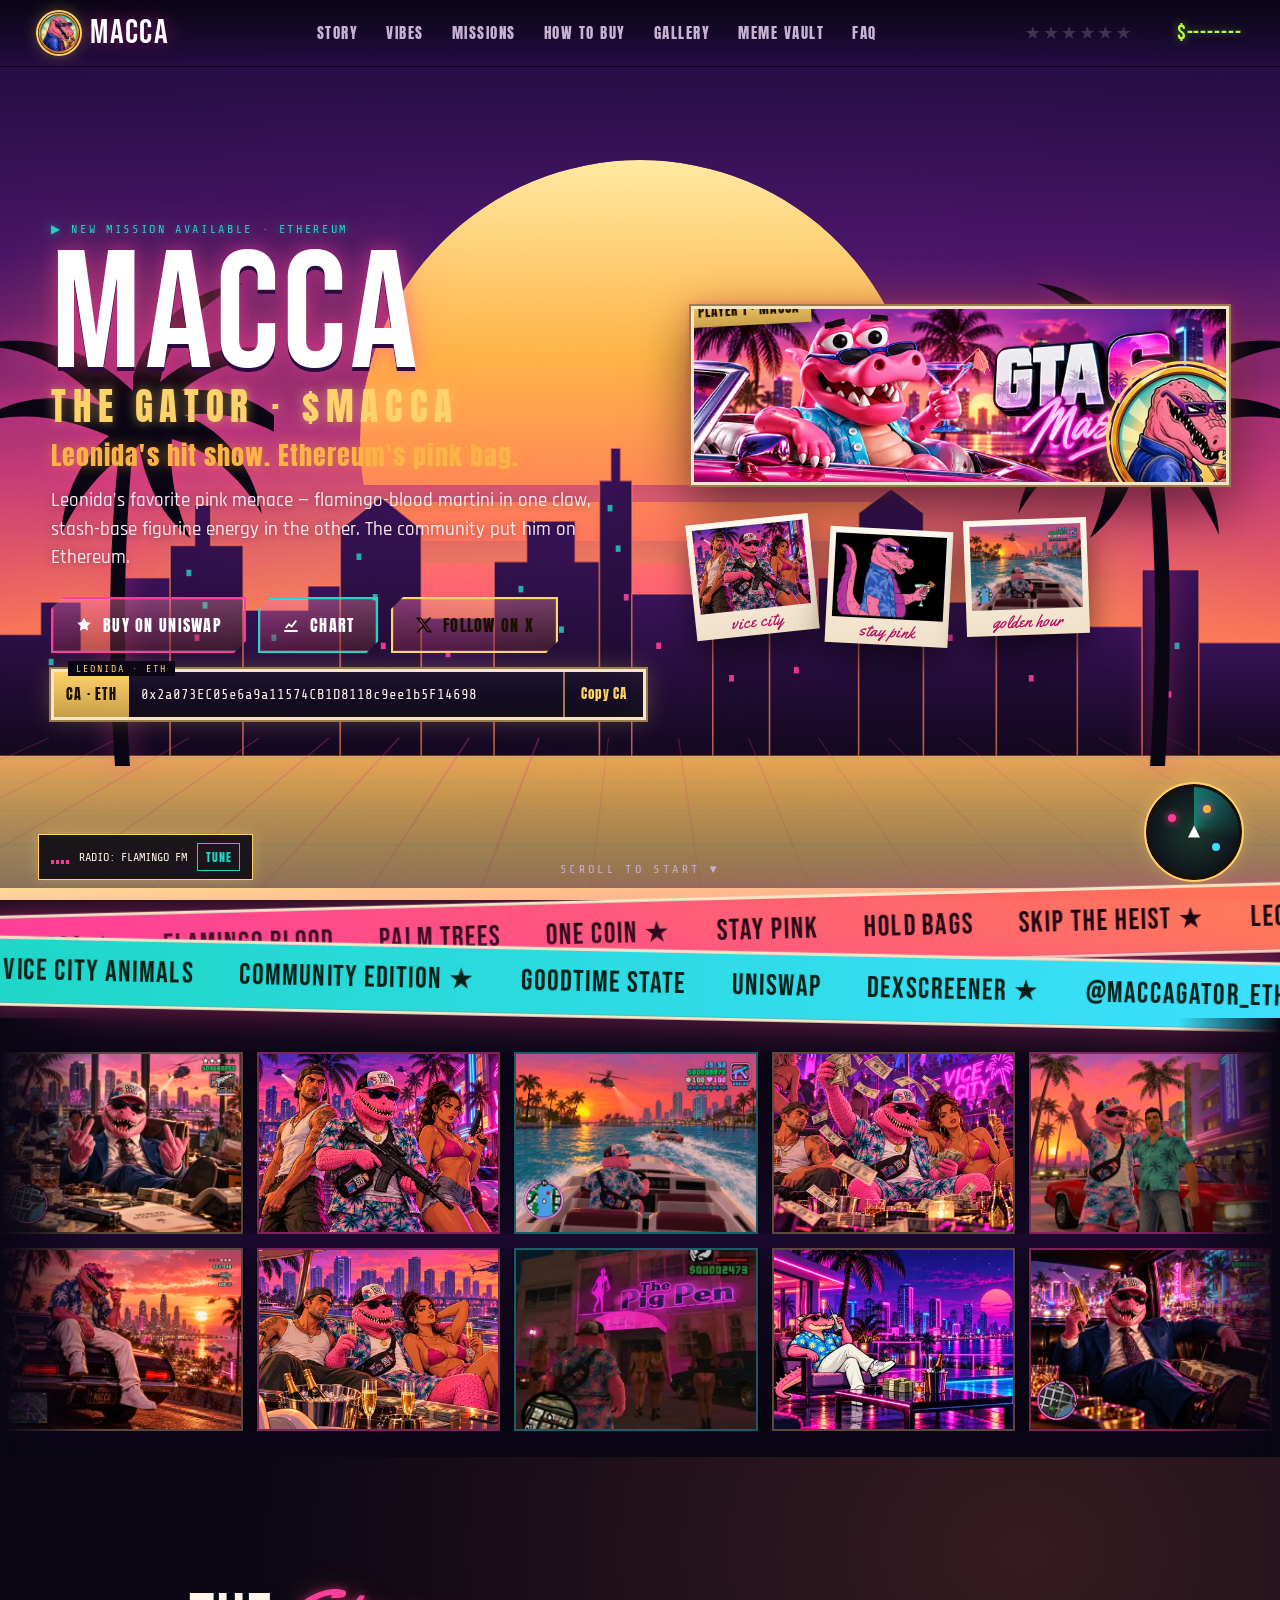
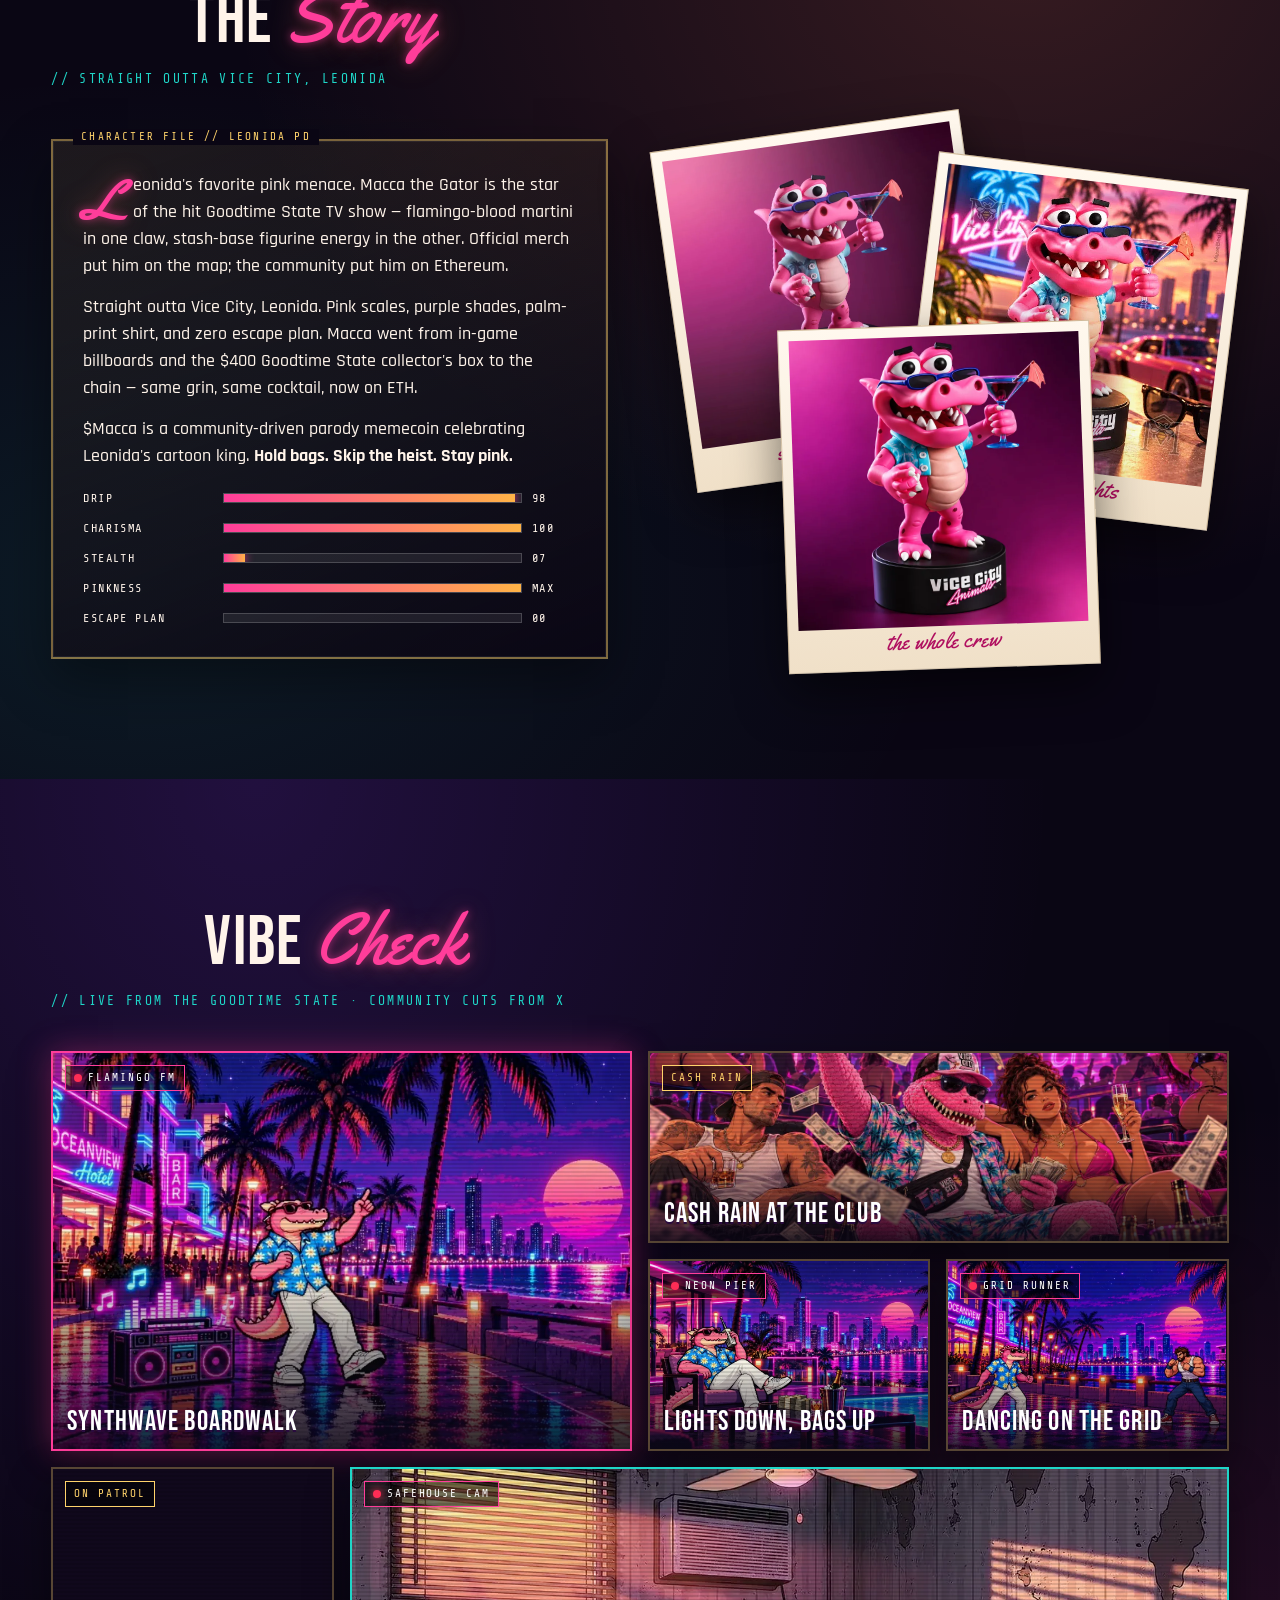
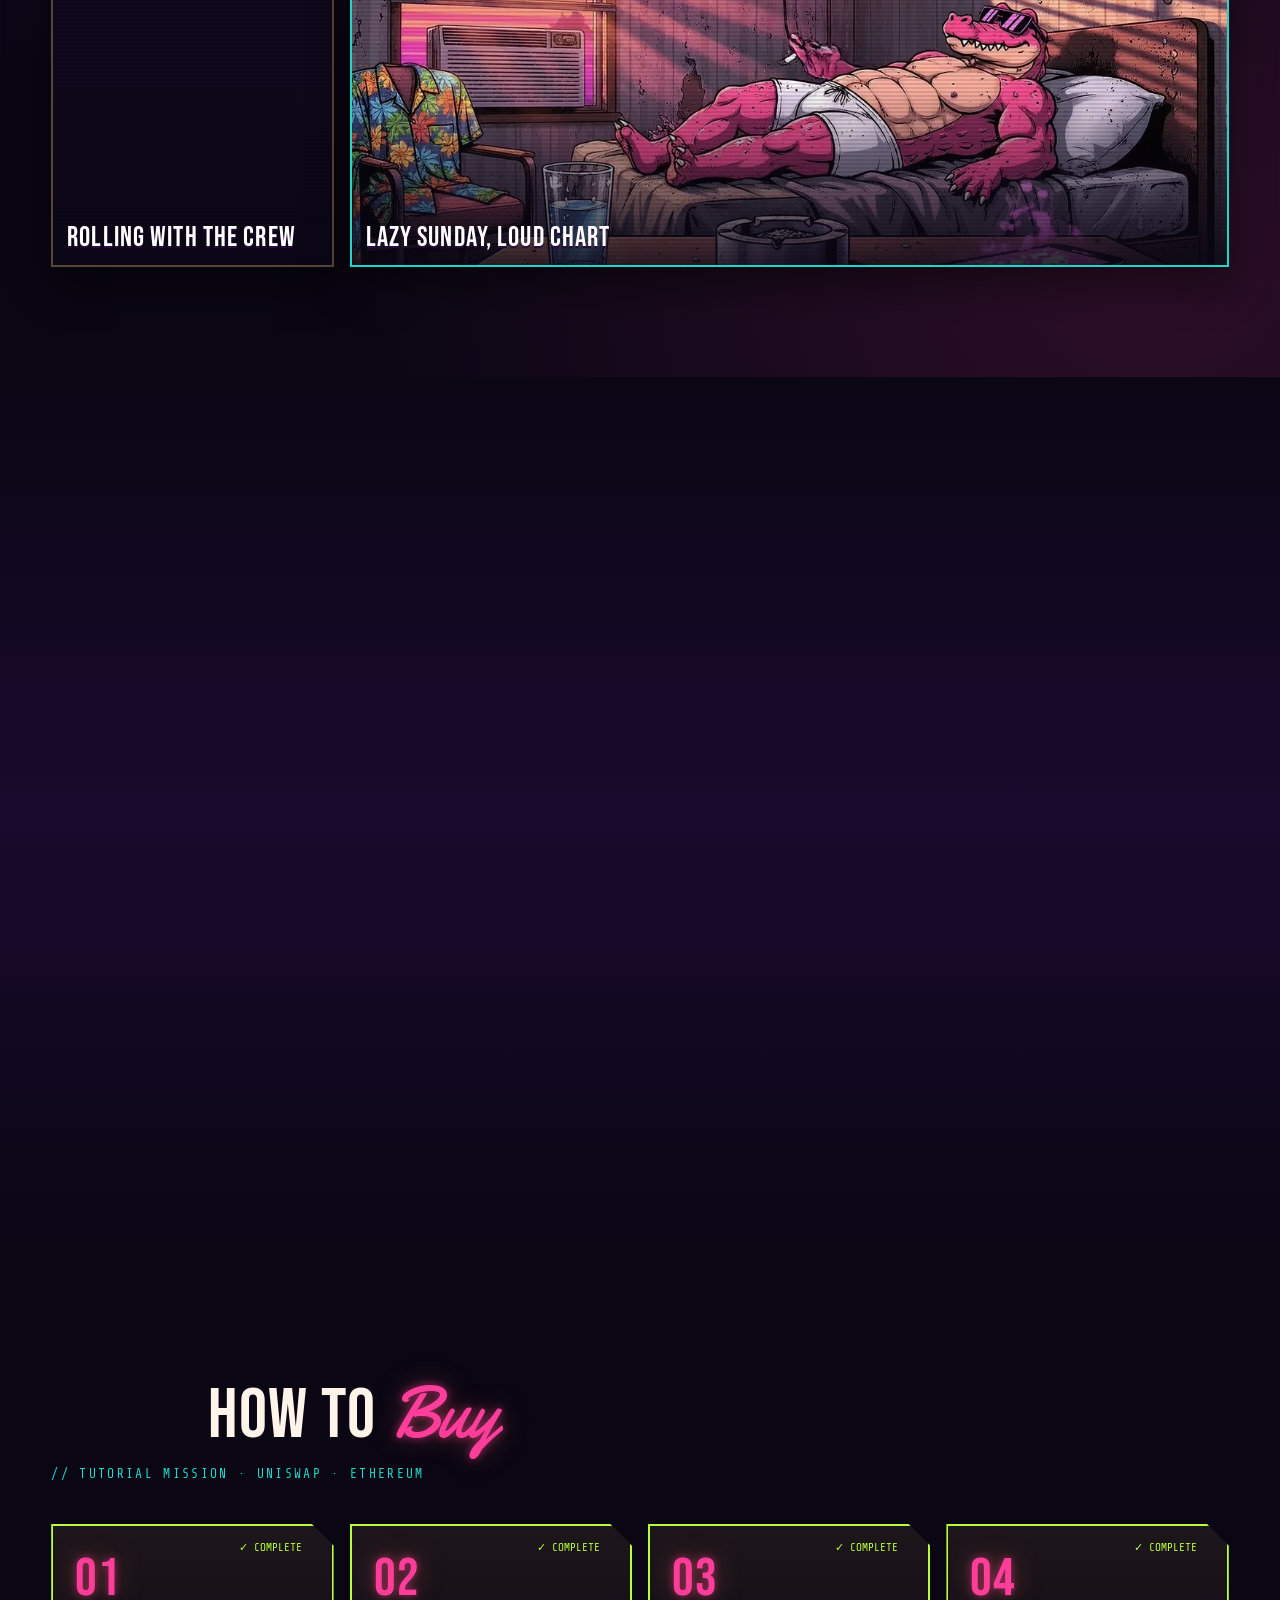
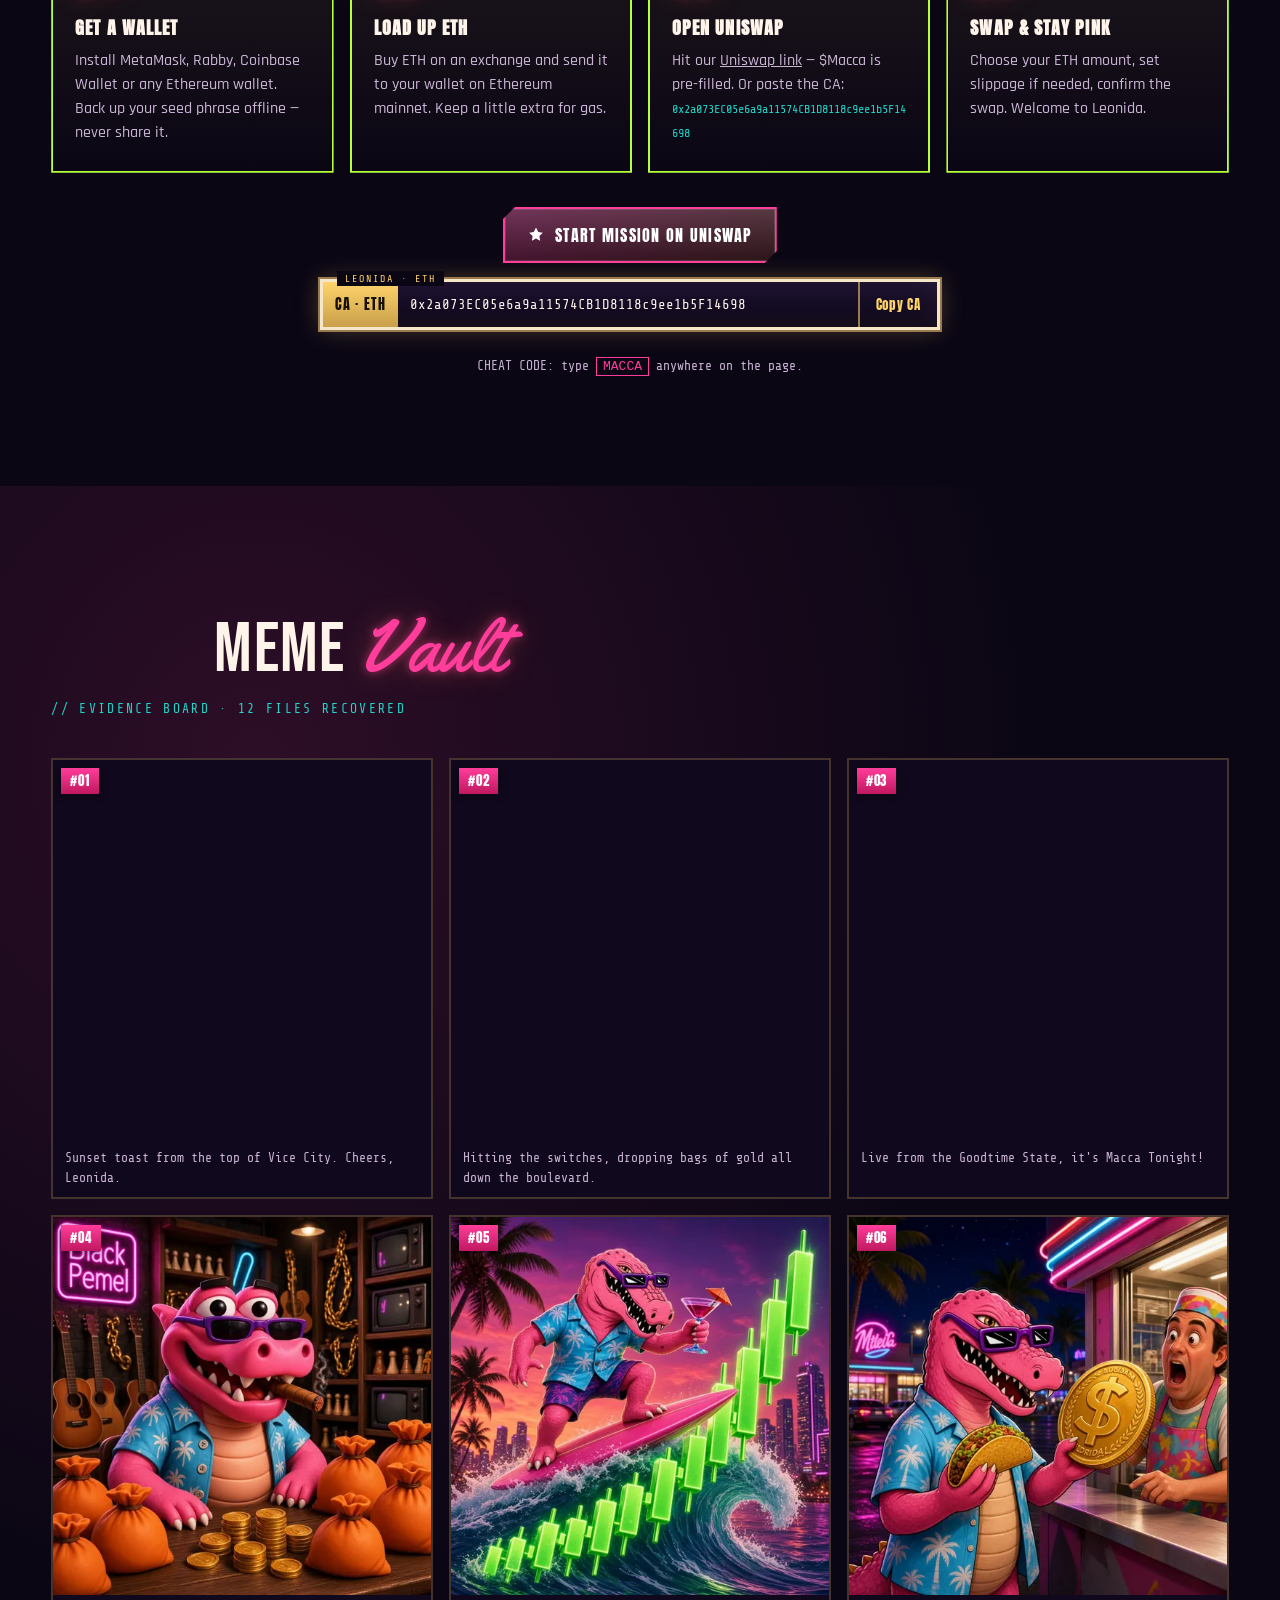
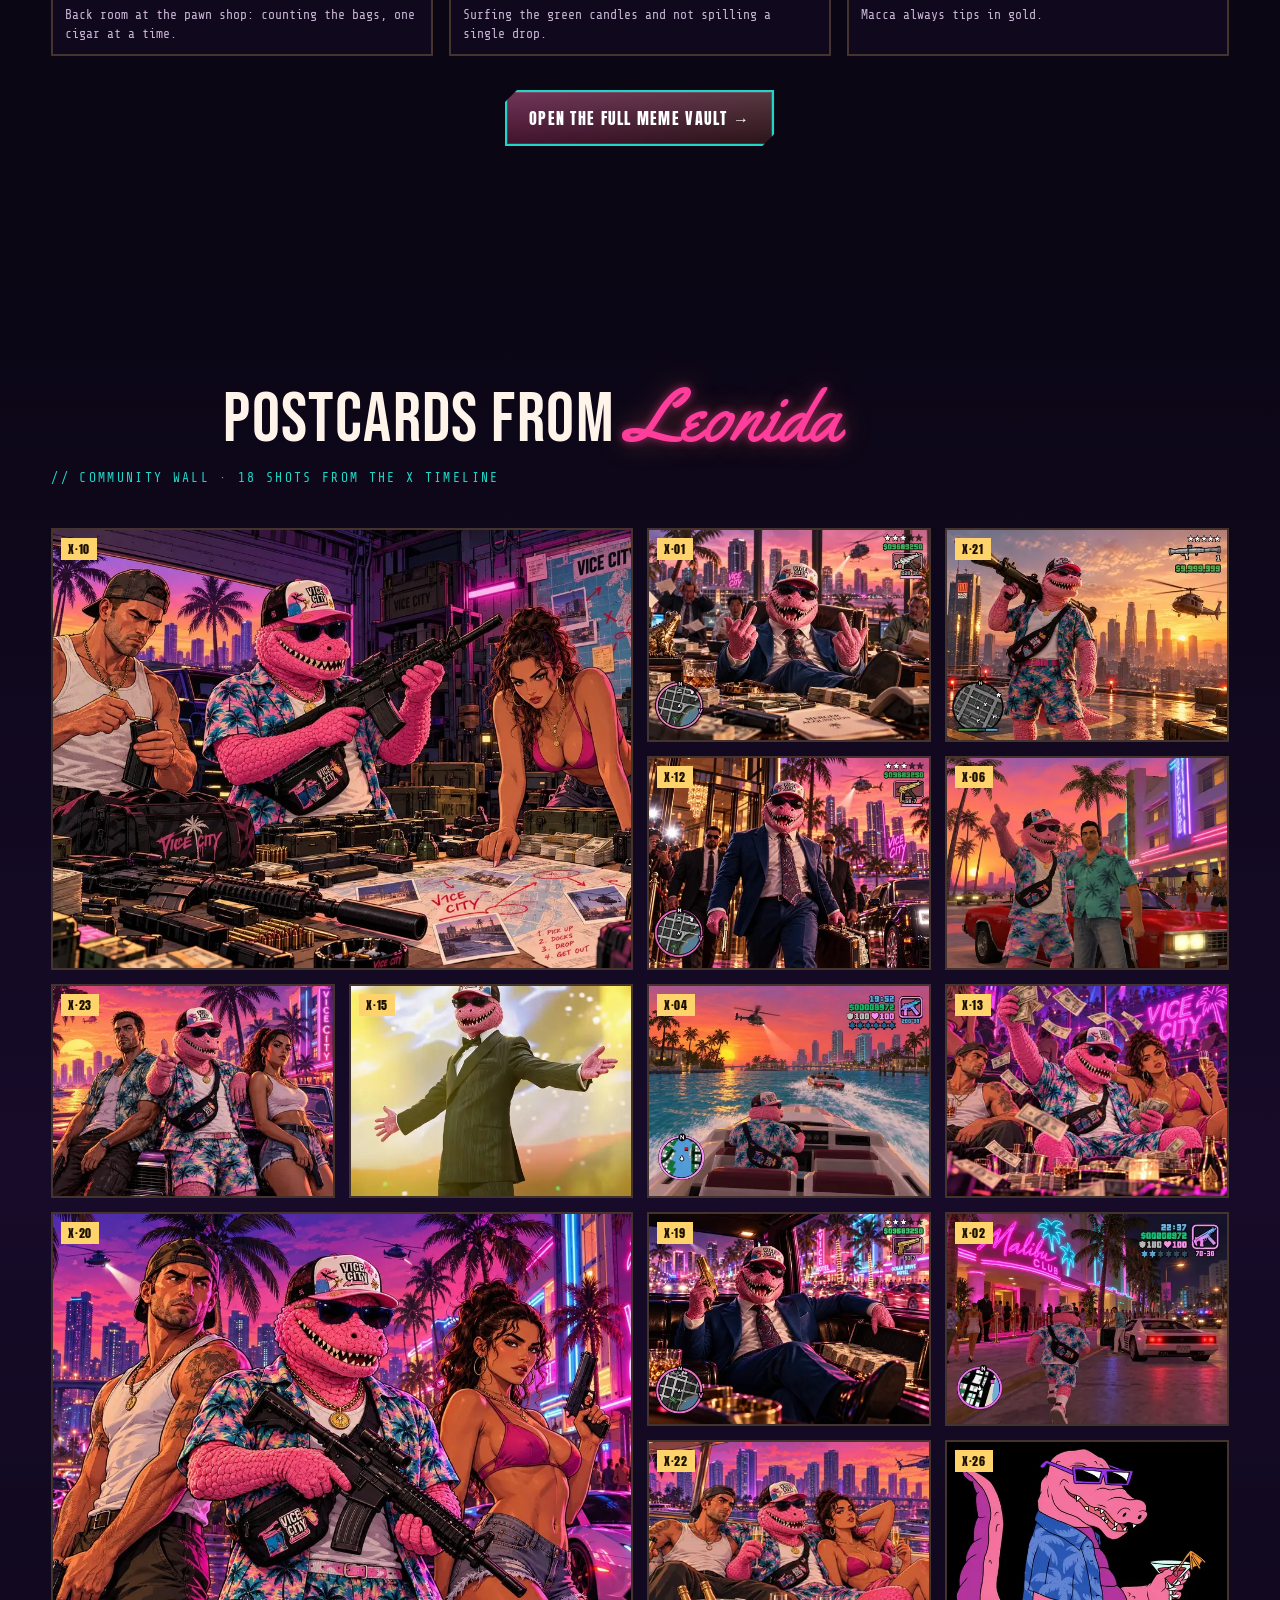
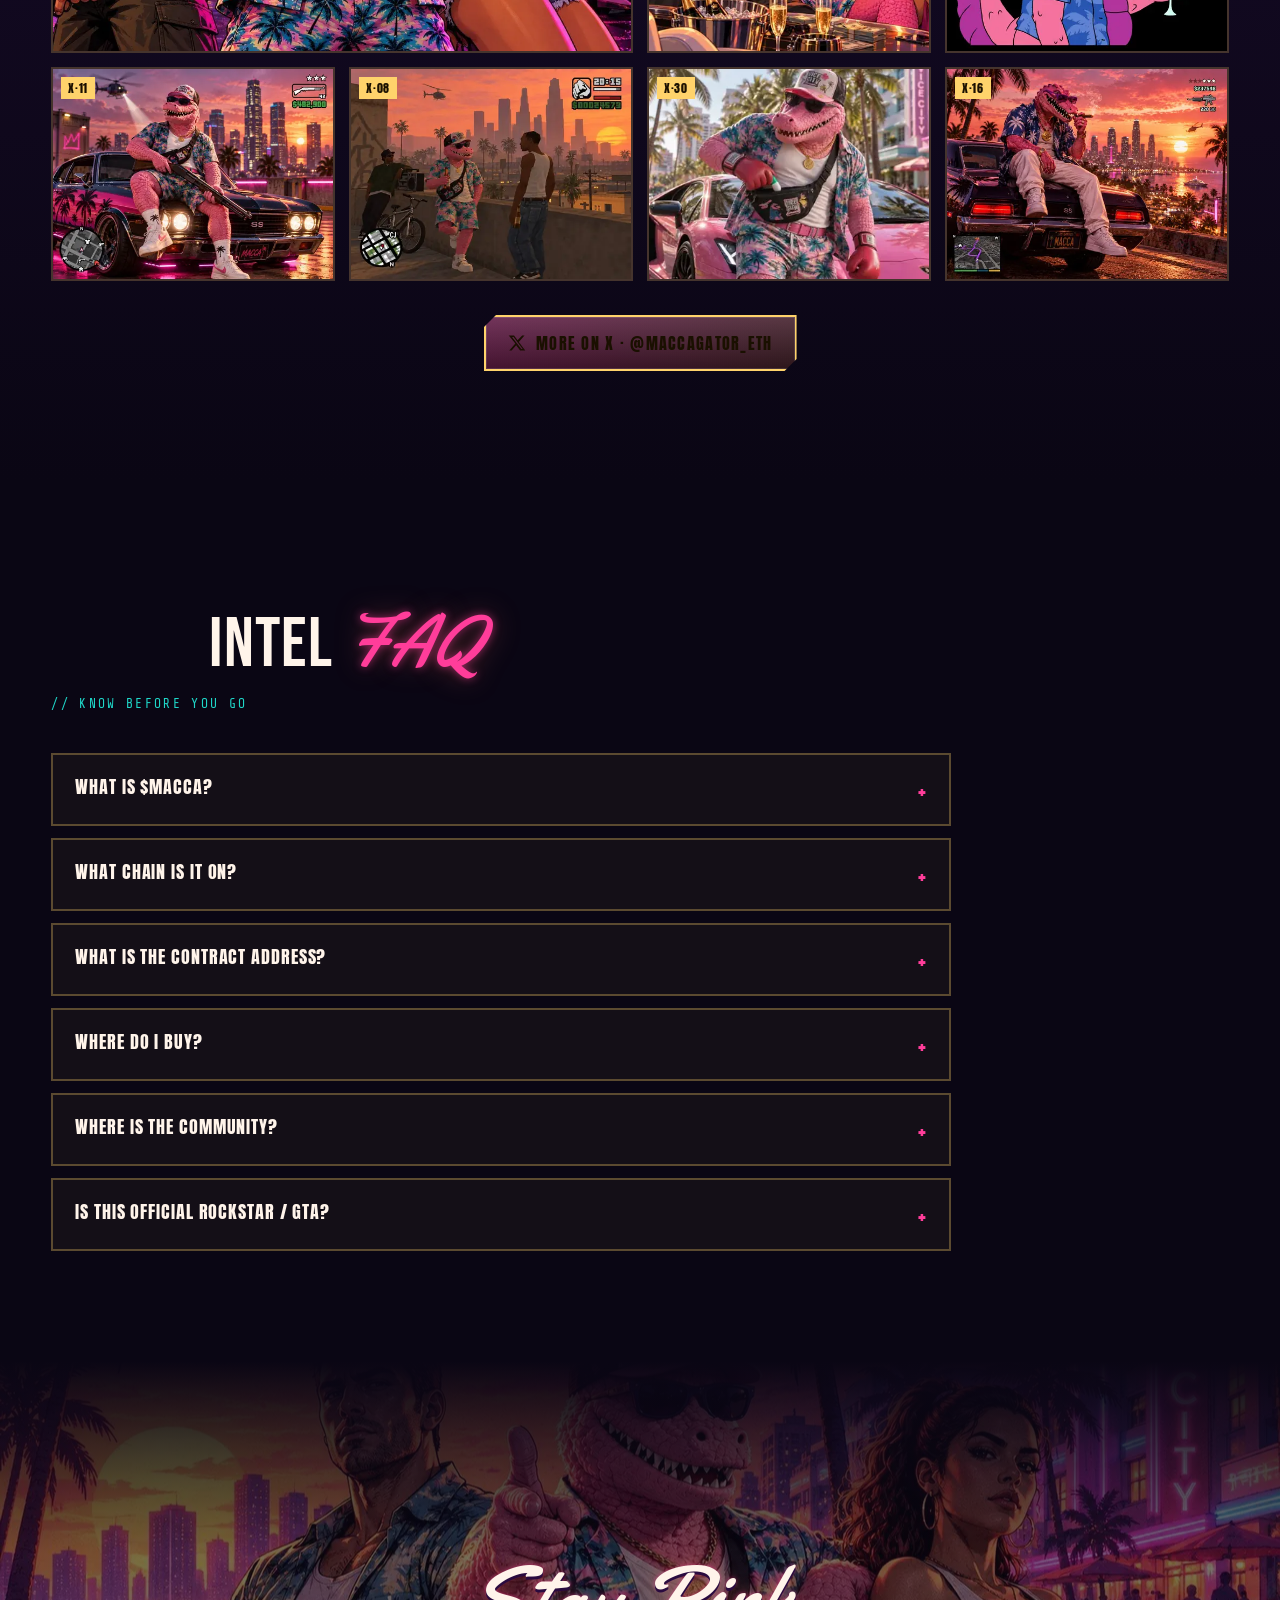
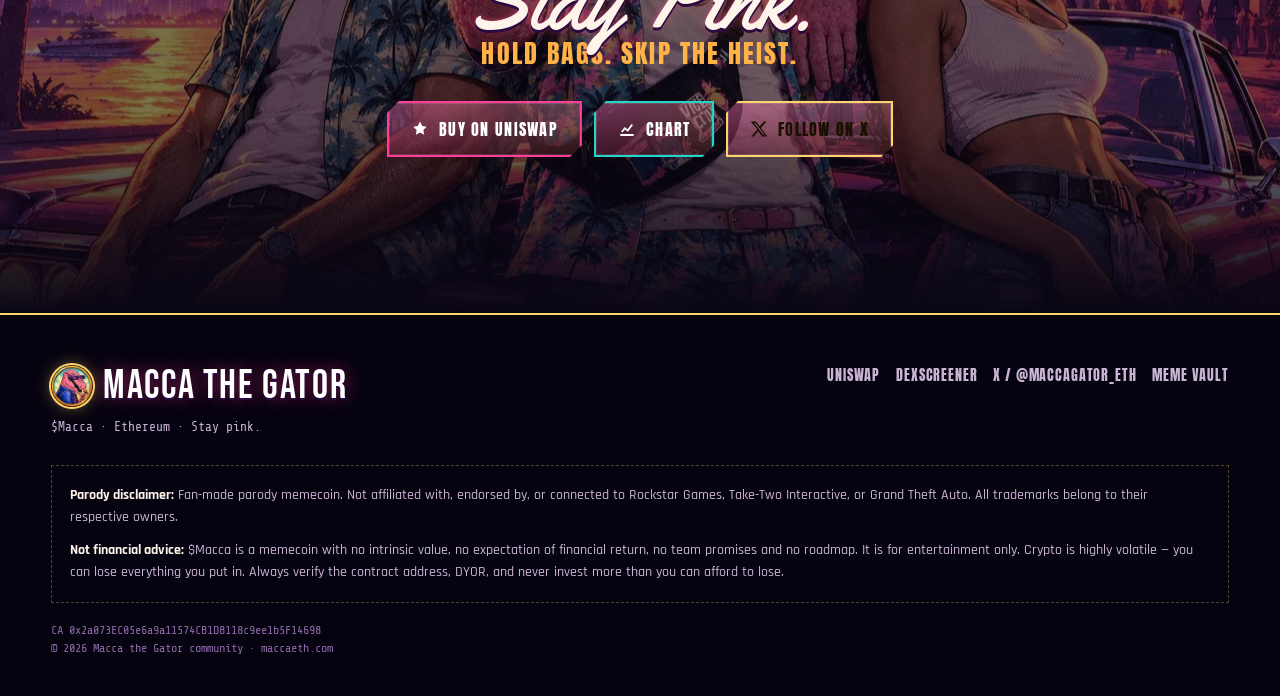
<file: index.html>
<!doctype html>
<html lang="en">
<head>
<meta charset="utf-8">
<meta name="viewport" content="width=device-width,initial-scale=1,viewport-fit=cover">
<title>Macca the Gator ($Macca) — Leonida&#x27;s Pink Menace on Ethereum</title>
<meta name="description" content="Leonida&#x27;s hit show. Ethereum&#x27;s pink bag. Macca the Gator ($Macca) — a fan-made parody memecoin on Ethereum. Buy on Uniswap.">
<link rel="canonical" href="https://maccaeth.com/">
<meta name="theme-color" content="#0a0614">
<meta property="og:type" content="website">
<meta property="og:site_name" content="Macca the Gator">
<meta property="og:title" content="Macca the Gator ($Macca) — Leonida&#x27;s Pink Menace on Ethereum">
<meta property="og:description" content="Leonida&#x27;s hit show. Ethereum&#x27;s pink bag. Macca the Gator ($Macca) — a fan-made parody memecoin on Ethereum. Buy on Uniswap.">
<meta property="og:url" content="https://maccaeth.com/">
<meta property="og:image" content="https://maccaeth.com/og.jpg">
<meta property="og:image:width" content="1200"><meta property="og:image:height" content="630">
<meta name="twitter:card" content="summary_large_image">
<meta name="twitter:site" content="@MaccaGator_ETH">
<meta name="twitter:title" content="Macca the Gator ($Macca) — Leonida&#x27;s Pink Menace on Ethereum">
<meta name="twitter:description" content="Leonida&#x27;s hit show. Ethereum&#x27;s pink bag. Macca the Gator ($Macca) — a fan-made parody memecoin on Ethereum. Buy on Uniswap.">
<meta name="twitter:image" content="https://maccaeth.com/og.jpg">
<link rel="icon" href="/favicon.ico" sizes="any">
<link rel="icon" type="image/png" sizes="32x32" href="/favicon-32.png">
<link rel="apple-touch-icon" href="/apple-touch-icon.png">
<link rel="manifest" href="/site.webmanifest">
<link rel="preload" href="/fonts/yellowtail-400.woff2" as="font" type="font/woff2" crossorigin>
<link rel="preload" href="/fonts/bungee-400.woff2" as="font" type="font/woff2" crossorigin>
<link rel="preload" href="/fonts/bebas-400.woff2" as="font" type="font/woff2" crossorigin>
<link rel="stylesheet" href="/css/styles.css?v=4">
<script type="application/ld+json">{"@context": "https://schema.org", "@type": "WebSite", "name": "Macca the Gator ($Macca)", "url": "https://maccaeth.com/"}</script>
</head>
<body>
<div class="crt" aria-hidden="true"></div>
<canvas id="trail" aria-hidden="true"></canvas>
<header class="hud" id="hud">
  <a class="brand" href="/" aria-label="Macca the Gator home"><img src="/img/logo-200.webp" alt="" width="42" height="42"><b>Macca</b></a>
  <nav class="nav" id="nav" aria-label="Main">
    <a href="#about">Story</a><a href="#vibes">Vibes</a><a href="#missions">Missions</a><a href="#howto">How to Buy</a><a href="#crew">Gallery</a><a href="/memes">Meme Vault</a><a href="#faq">FAQ</a>
  </nav>
  <div class="hud-r">
    <div class="wanted" id="wanted" aria-label="Wanted level" title="Wanted level rises as you scroll"><i>★</i><i>★</i><i>★</i><i>★</i><i>★</i><i>★</i></div>
    <div class="cash" id="cash" title="Market cap (DexScreener)">$--------</div>
    <button class="burger" id="burger" aria-label="Menu" aria-expanded="false" aria-controls="nav"><span></span><span></span><span></span></button>
  </div>
</header>

<div id="loader" aria-hidden="true">
  <div><img class="ld-logo" src="/img/logo-200.webp" alt="" width="120" height="120"><h2>Leonida</h2>
  <div class="bar"><i id="ldbar"></i></div>
  <p class="tip" id="ldtip">TIP: Always verify the contract address before you swap.</p></div>
</div>
<main>
<section class="hero" id="top">
  <div class="sky" data-depth="0.05"></div>
  <div class="sun" data-depth="0.15"></div>
  <div class="city" data-depth="0.3"><svg viewBox="0 0 1600 400" preserveAspectRatio="xMidYMax slice" aria-hidden="true"><defs><linearGradient id="bg1" x1="0" y1="0" x2="0" y2="1"><stop offset="0" stop-color="#3a1258"/><stop offset="1" stop-color="#12081f"/></linearGradient></defs>
<g fill="url(#bg1)" stroke="#ff7a59" stroke-opacity=".55" stroke-width="2">
<path d="M0 400V250h60v-40h50v60h40V180h70v220z"/><path d="M220 400V140h30V90h20v50h40v260z"/><path d="M310 400V220h80v-30h40v210z"/><path d="M430 400V120l50-40 50 40v280z"/><path d="M530 400V230h90v170z"/><path d="M620 400V160h40v-50h60v50h30v240z"/><path d="M750 400V60h14V20h12v40h14v340z"/><path d="M790 400V200h100v200z"/><path d="M890 400V130h70v270z"/><path d="M960 400V240h60v-60h50v220z"/><path d="M1070 400V100l40-30 40 30v300z"/><path d="M1150 400V210h90v190z"/><path d="M1240 400V150h60v-40h40v290z"/><path d="M1340 400V240h80v160z"/><path d="M1420 400V170h70v230z"/><path d="M1490 400V260h110v140z"/></g>
<g fill="#1fd6c8" opacity=".8" class="winds"><rect x="240" y="170" width="6" height="8"/><rect x="260" y="210" width="6" height="8"/><rect x="450" y="150" width="6" height="8"/><rect x="470" y="200" width="6" height="8"/><rect x="650" y="190" width="6" height="8"/><rect x="700" y="240" width="6" height="8"/><rect x="760" y="90" width="6" height="8"/><rect x="770" y="140" width="6" height="8"/><rect x="905" y="160" width="6" height="8"/><rect x="930" y="210" width="6" height="8"/><rect x="1090" y="130" width="6" height="8"/><rect x="1110" y="190" width="6" height="8"/><rect x="1260" y="180" width="6" height="8"/><rect x="1300" y="230" width="6" height="8"/><rect x="1440" y="200" width="6" height="8"/><rect x="1460" y="260" width="6" height="8"/><rect x="70" y="280" width="6" height="8"/><rect x="345" y="250" width="6" height="8"/></g>
<g fill="#ff3d9a" opacity=".9"><rect x="250" y="250" width="6" height="8"/><rect x="480" y="260" width="6" height="8"/><rect x="640" y="290" width="6" height="8"/><rect x="780" y="200" width="6" height="8"/><rect x="910" y="300" width="6" height="8"/><rect x="1100" y="250" width="6" height="8"/><rect x="1280" y="300" width="6" height="8"/><rect x="1450" y="320" width="6" height="8"/><rect x="560" y="270" width="6" height="8"/><rect x="820" y="260" width="6" height="8"/><rect x="1180" y="250" width="6" height="8"/><rect x="990" y="290" width="6" height="8"/></g></svg></div>
  <div class="grid"></div>
  <div class="palm l" data-depth="0.6"><svg viewBox="0 0 200 400" aria-hidden="true"><path d="M104 400c-6-90-4-170 6-250l-8-1c-12 80-14 160-8 251z"/><path d="M106 150c-30-30-70-40-104-30 30 0 60 12 84 40-30-10-62-6-86 12 34-10 62-4 90 8-18 14-30 38-32 66 12-26 28-46 50-58l2-2c4 26 16 48 34 62-10-22-14-44-12-66 26 8 46 26 60 50-6-32-26-56-52-66 30-4 58 6 82 26-18-32-50-46-84-42 22-18 52-26 84-20-34-16-70-10-98 14 6-30 28-54 56-66-36 4-64 30-74 62z"/></svg></div>
  <div class="palm r" data-depth="0.6"><svg viewBox="0 0 200 400" aria-hidden="true"><path d="M104 400c-6-90-4-170 6-250l-8-1c-12 80-14 160-8 251z"/><path d="M106 150c-30-30-70-40-104-30 30 0 60 12 84 40-30-10-62-6-86 12 34-10 62-4 90 8-18 14-30 38-32 66 12-26 28-46 50-58l2-2c4 26 16 48 34 62-10-22-14-44-12-66 26 8 46 26 60 50-6-32-26-56-52-66 30-4 58 6 82 26-18-32-50-46-84-42 22-18 52-26 84-20-34-16-70-10-98 14 6-30 28-54 56-66-36 4-64 30-74 62z"/></svg></div>
  <div class="wrap hero-in">
    <div>
      <p class="kick">NEW MISSION AVAILABLE · ETHEREUM</p>
      <h1 class="title" id="title">Macca<small>THE GATOR · $MACCA</small></h1>
      <p class="tagline" id="typer" data-lines="Leonida's hit show. Ethereum's pink bag.|Flamingo blood. Palm trees. One coin.|From the Goodtime State to the chain.|Vice City Animals. Community edition.">Leonida's hit show. Ethereum's pink bag.</p>
      <p class="lead">Leonida's favorite pink menace — flamingo-blood martini in one claw, stash-base figurine energy in the other. The community put him on Ethereum.</p>
      <div class="cta">
  <a class="btn" href="https://app.uniswap.org/swap?chain=ethereum&outputCurrency=0x2a073EC05e6a9a11574CB1D8118c9ee1b5F14698" target="_blank" rel="noopener"><svg viewBox="0 0 24 24" fill="currentColor" aria-hidden="true"><path d="M12 2l3 6 6 1-4.5 4.3 1 6.2L12 16.6 6.5 19.5l1-6.2L3 9l6-1z"/></svg> Buy on Uniswap</a>
  <a class="btn cy" href="https://dexscreener.com/ethereum/0x00c867429f4011a977959c197120fcc4de17b028bc11490dff720fe780690a63" target="_blank" rel="noopener"><svg viewBox="0 0 24 24" fill="none" stroke="currentColor" stroke-width="2.4" aria-hidden="true"><path d="M3 20h18M5 16l4-5 4 3 6-8"/></svg> Chart</a>
  <a class="btn gold" href="https://x.com/MaccaGator_ETH" target="_blank" rel="noopener"><svg viewBox="0 0 24 24" fill="currentColor" aria-hidden="true"><path d="M18.9 2H22l-7.6 8.7L23 22h-6.8l-5.3-6.9L4.8 22H1.7l8.1-9.3L1 2h7l4.8 6.3L18.9 2zm-1.2 18h1.9L7.4 3.9H5.4L17.7 20z"/></svg> Follow on X</a>
</div>
      <div class="ca" data-reveal>
  <span class="lbl">CA · ETH</span>
  <code id="ca">0x2a073EC05e6a9a11574CB1D8118c9ee1b5F14698</code>
  <button type="button" data-copy="#ca">Copy CA</button>
</div>
    </div>
    <div class="hero-card">
      <div class="tilt" id="tilt">
        <span class="tag">PLAYER 1 · MACCA</span>
        <picture><source media="(max-width:700px)" srcset="/img/banner-m.webp"><img src="/img/banner.webp" alt="Macca the Gator cruising a pink convertible through neon Vice City at sunset, martini in claw" width="1500" height="500" fetchpriority="high"></picture>
        <img class="logo-badge" src="/img/logo-400.webp" alt="Macca the Gator logo" width="400" height="400">
      </div>
      <div class="snaps" aria-hidden="true">
        <figure class="snap s1"><img src="/img/x/x20-480.webp" alt="" width="520" height="292" decoding="async" fetchpriority="low"><span>vice city</span></figure>
        <figure class="snap s2"><img src="/img/x/x26-480.webp" alt="" width="520" height="390" decoding="async" fetchpriority="low"><span>stay pink</span></figure>
        <figure class="snap s3"><img src="/img/x/x04-480.webp" alt="" width="520" height="390" decoding="async" fetchpriority="low"><span>golden hour</span></figure>
      </div>
    </div>
  </div>
  <div class="scrollcue">SCROLL TO START ▼</div>
</section>

<div class="marq" aria-hidden="true"><div class="track"><span>$MACCA ★</span><span>FLAMINGO BLOOD</span><span>PALM TREES</span><span>ONE COIN ★</span><span>STAY PINK</span><span>HOLD BAGS</span><span>SKIP THE HEIST ★</span><span>LEONIDA</span><span>ON ETHEREUM ★</span><span>$MACCA ★</span><span>FLAMINGO BLOOD</span><span>PALM TREES</span><span>ONE COIN ★</span><span>STAY PINK</span><span>HOLD BAGS</span><span>SKIP THE HEIST ★</span><span>LEONIDA</span><span>ON ETHEREUM ★</span></div></div>
<div class="marq alt" aria-hidden="true"><div class="track"><span>VICE CITY ANIMALS</span><span>COMMUNITY EDITION ★</span><span>GOODTIME STATE</span><span>UNISWAP</span><span>DEXSCREENER ★</span><span>@MACCAGATOR_ETH</span><span>VICE CITY ANIMALS</span><span>COMMUNITY EDITION ★</span><span>GOODTIME STATE</span><span>UNISWAP</span><span>DEXSCREENER ★</span><span>@MACCAGATOR_ETH</span><span>VICE CITY ANIMALS</span><span>COMMUNITY EDITION ★</span><span>GOODTIME STATE</span><span>UNISWAP</span><span>DEXSCREENER ★</span><span>@MACCAGATOR_ETH</span></div></div>
<div class="reel" id="reel" aria-hidden="true">
  <div class="reel-row"><div class="reel-track"><figure class="rf"><img data-src="/img/x/x01-480.webp" alt="" width="520" height="390" decoding="async"></figure><figure class="rf"><img data-src="/img/x/x20-480.webp" alt="" width="520" height="390" decoding="async"></figure><figure class="rf"><img data-src="/img/x/x04-480.webp" alt="" width="520" height="390" decoding="async"></figure><figure class="rf"><img data-src="/img/x/x13-480.webp" alt="" width="520" height="390" decoding="async"></figure><figure class="rf"><img data-src="/img/x/x06-480.webp" alt="" width="520" height="390" decoding="async"></figure><figure class="rf"><img data-src="/img/x/x24-480.webp" alt="" width="520" height="390" decoding="async"></figure><figure class="rf"><img data-src="/img/x/x11-480.webp" alt="" width="520" height="390" decoding="async"></figure><figure class="rf"><img data-src="/img/x/x26-480.webp" alt="" width="520" height="390" decoding="async"></figure><figure class="rf"><img data-src="/img/x/x02-480.webp" alt="" width="520" height="390" decoding="async"></figure><figure class="rf"><img data-src="/img/x/x23-480.webp" alt="" width="520" height="390" decoding="async"></figure><figure class="rf"><img data-src="/img/x/x15-480.webp" alt="" width="520" height="390" decoding="async"></figure><figure class="rf"><img data-src="/img/x/x08-480.webp" alt="" width="520" height="390" decoding="async"></figure><figure class="rf"><img data-src="/img/x/x29-480.webp" alt="" width="520" height="390" decoding="async"></figure><figure class="rf"><img data-src="/img/x/x12-480.webp" alt="" width="520" height="390" decoding="async"></figure><figure class="rf"><img data-src="/img/x/x10-480.webp" alt="" width="520" height="390" decoding="async"></figure><figure class="rf"><img data-src="/img/x/x01-480.webp" alt="" width="520" height="390" decoding="async"></figure><figure class="rf"><img data-src="/img/x/x20-480.webp" alt="" width="520" height="390" decoding="async"></figure><figure class="rf"><img data-src="/img/x/x04-480.webp" alt="" width="520" height="390" decoding="async"></figure><figure class="rf"><img data-src="/img/x/x13-480.webp" alt="" width="520" height="390" decoding="async"></figure><figure class="rf"><img data-src="/img/x/x06-480.webp" alt="" width="520" height="390" decoding="async"></figure><figure class="rf"><img data-src="/img/x/x24-480.webp" alt="" width="520" height="390" decoding="async"></figure><figure class="rf"><img data-src="/img/x/x11-480.webp" alt="" width="520" height="390" decoding="async"></figure><figure class="rf"><img data-src="/img/x/x26-480.webp" alt="" width="520" height="390" decoding="async"></figure><figure class="rf"><img data-src="/img/x/x02-480.webp" alt="" width="520" height="390" decoding="async"></figure><figure class="rf"><img data-src="/img/x/x23-480.webp" alt="" width="520" height="390" decoding="async"></figure><figure class="rf"><img data-src="/img/x/x15-480.webp" alt="" width="520" height="390" decoding="async"></figure><figure class="rf"><img data-src="/img/x/x08-480.webp" alt="" width="520" height="390" decoding="async"></figure><figure class="rf"><img data-src="/img/x/x29-480.webp" alt="" width="520" height="390" decoding="async"></figure><figure class="rf"><img data-src="/img/x/x12-480.webp" alt="" width="520" height="390" decoding="async"></figure><figure class="rf"><img data-src="/img/x/x10-480.webp" alt="" width="520" height="390" decoding="async"></figure></div></div>
  <div class="reel-row"><div class="reel-track"><figure class="rf"><img data-src="/img/x/x16-480.webp" alt="" width="520" height="390" decoding="async"></figure><figure class="rf"><img data-src="/img/x/x22-480.webp" alt="" width="520" height="390" decoding="async"></figure><figure class="rf"><img data-src="/img/x/x03-480.webp" alt="" width="520" height="390" decoding="async"></figure><figure class="rf"><img data-src="/img/x/x28-480.webp" alt="" width="520" height="390" decoding="async"></figure><figure class="rf"><img data-src="/img/x/x19-480.webp" alt="" width="520" height="390" decoding="async"></figure><figure class="rf"><img data-src="/img/x/x07-480.webp" alt="" width="520" height="390" decoding="async"></figure><figure class="rf"><img data-src="/img/x/x25-480.webp" alt="" width="520" height="390" decoding="async"></figure><figure class="rf"><img data-src="/img/x/x21-480.webp" alt="" width="520" height="390" decoding="async"></figure><figure class="rf"><img data-src="/img/x/x27-480.webp" alt="" width="520" height="390" decoding="async"></figure><figure class="rf"><img data-src="/img/x/x09-480.webp" alt="" width="520" height="390" decoding="async"></figure><figure class="rf"><img data-src="/img/x/x17-480.webp" alt="" width="520" height="390" decoding="async"></figure><figure class="rf"><img data-src="/img/x/x30-480.webp" alt="" width="520" height="390" decoding="async"></figure><figure class="rf"><img data-src="/img/x/x05-480.webp" alt="" width="520" height="390" decoding="async"></figure><figure class="rf"><img data-src="/img/x/x14-480.webp" alt="" width="520" height="390" decoding="async"></figure><figure class="rf"><img data-src="/img/x/x18-480.webp" alt="" width="520" height="390" decoding="async"></figure><figure class="rf"><img data-src="/img/x/x16-480.webp" alt="" width="520" height="390" decoding="async"></figure><figure class="rf"><img data-src="/img/x/x22-480.webp" alt="" width="520" height="390" decoding="async"></figure><figure class="rf"><img data-src="/img/x/x03-480.webp" alt="" width="520" height="390" decoding="async"></figure><figure class="rf"><img data-src="/img/x/x28-480.webp" alt="" width="520" height="390" decoding="async"></figure><figure class="rf"><img data-src="/img/x/x19-480.webp" alt="" width="520" height="390" decoding="async"></figure><figure class="rf"><img data-src="/img/x/x07-480.webp" alt="" width="520" height="390" decoding="async"></figure><figure class="rf"><img data-src="/img/x/x25-480.webp" alt="" width="520" height="390" decoding="async"></figure><figure class="rf"><img data-src="/img/x/x21-480.webp" alt="" width="520" height="390" decoding="async"></figure><figure class="rf"><img data-src="/img/x/x27-480.webp" alt="" width="520" height="390" decoding="async"></figure><figure class="rf"><img data-src="/img/x/x09-480.webp" alt="" width="520" height="390" decoding="async"></figure><figure class="rf"><img data-src="/img/x/x17-480.webp" alt="" width="520" height="390" decoding="async"></figure><figure class="rf"><img data-src="/img/x/x30-480.webp" alt="" width="520" height="390" decoding="async"></figure><figure class="rf"><img data-src="/img/x/x05-480.webp" alt="" width="520" height="390" decoding="async"></figure><figure class="rf"><img data-src="/img/x/x14-480.webp" alt="" width="520" height="390" decoding="async"></figure><figure class="rf"><img data-src="/img/x/x18-480.webp" alt="" width="520" height="390" decoding="async"></figure></div></div>
</div>

<section id="about">
  <div class="wrap">
    <div class="sec-h" data-reveal><span class="num">01</span><h2>The <em>Story</em></h2><p>// STRAIGHT OUTTA VICE CITY, LEONIDA</p></div>
    <div class="about">
      <div class="dossier" data-reveal>
        <p>Leonida's favorite pink menace. Macca the Gator is the star of the hit Goodtime State TV show — flamingo-blood martini in one claw, stash-base figurine energy in the other. Official merch put him on the map; the community put him on Ethereum.</p>
        <p>Straight outta Vice City, Leonida. Pink scales, purple shades, palm-print shirt, and zero escape plan. Macca went from in-game billboards and the $400 Goodtime State collector's box to the chain — same grin, same cocktail, now on ETH.</p>
        <p>$Macca is a community-driven parody memecoin celebrating Leonida's cartoon king. <strong>Hold bags. Skip the heist. Stay pink.</strong></p>
        <div class="stats" id="stats">
          <div class="stat"><span>DRIP</span><span class="b"><i data-w="98"></i></span><span>98</span></div>
          <div class="stat"><span>CHARISMA</span><span class="b"><i data-w="100"></i></span><span>100</span></div>
          <div class="stat"><span>STEALTH</span><span class="b"><i data-w="7"></i></span><span>07</span></div>
          <div class="stat"><span>PINKNESS</span><span class="b"><i data-w="100"></i></span><span>MAX</span></div>
          <div class="stat"><span>ESCAPE PLAN</span><span class="b"><i data-w="0"></i></span><span>00</span></div>
        </div>
      </div>
      <div class="polaroids" data-reveal>
        <figure class="pol"><img src="/img/gallery/fig-cigar.webp" alt="Macca figurine with a cigar" loading="lazy"><span>stash-base energy</span></figure>
        <figure class="pol"><img src="/img/gallery/fig-neon-city.webp" alt="Macca figurine against a neon city" loading="lazy"><span>Vice City nights</span></figure>
        <figure class="pol"><img src="/img/gallery/fig-animals.webp" alt="Vice City animal figurines" loading="lazy"><span>the whole crew</span></figure>
      </div>
    </div>
  </div>
</section>

<section id="vibes">
  <div class="wrap">
    <div class="sec-h" data-reveal><span class="num">02</span><h2>Vibe <em>Check</em></h2><p>// LIVE FROM THE GOODTIME STATE · COMMUNITY CUTS FROM X</p></div>
    <div class="vibes">
<figure class="vibe v-a" data-reveal>
  <video muted loop playsinline preload="none" poster="/img/x/x24.webp" data-vibe aria-label="Synthwave boardwalk"><source src="/vid/vibe-29.mp4" type="video/mp4"></video>
  <span class="vtag"><i></i>FLAMINGO FM</span><figcaption>Synthwave boardwalk</figcaption>
</figure>
<figure class="vibe still v-b" data-reveal>
  <img src="/img/x/x13.webp" alt="Cash rain at the club" width="1280" height="720" loading="lazy" decoding="async">
  <span class="vtag">CASH RAIN</span><figcaption>Cash rain at the club</figcaption>
</figure>
<figure class="vibe v-c" data-reveal>
  <video muted loop playsinline preload="none" poster="/img/x/x28.webp" data-vibe aria-label="Lights down, bags up"><source src="/vid/vibe-34.mp4" type="video/mp4"></video>
  <span class="vtag"><i></i>NEON PIER</span><figcaption>Lights down, bags up</figcaption>
</figure>
<figure class="vibe v-d" data-reveal>
  <video muted loop playsinline preload="none" poster="/img/x/x29.webp" data-vibe aria-label="Dancing on the grid"><source src="/vid/vibe-38.mp4" type="video/mp4"></video>
  <span class="vtag"><i></i>GRID RUNNER</span><figcaption>Dancing on the grid</figcaption>
</figure>
<figure class="vibe still v-e" data-reveal>
  <img src="/img/x/x05.webp" alt="Rolling with the crew" width="853" height="1280" loading="lazy" decoding="async">
  <span class="vtag">ON PATROL</span><figcaption>Rolling with the crew</figcaption>
</figure>
<figure class="vibe v-f" data-reveal>
  <video muted loop playsinline preload="none" poster="/img/x/x27.webp" data-vibe aria-label="Lazy Sunday, loud chart"><source src="/vid/vibe-33.mp4" type="video/mp4"></video>
  <span class="vtag"><i></i>SAFEHOUSE CAM</span><figcaption>Lazy Sunday, loud chart</figcaption>
</figure>
    </div>
  </div>
</section>

<section id="missions">
  <div class="wrap">
    <div class="sec-h" data-reveal><span class="num">03</span><h2>Mission <em>Select</em></h2><p>// CHOOSE YOUR NEXT MOVE</p></div>
    <div class="missions">
      <a class="mission m-buy" href="https://app.uniswap.org/swap?chain=ethereum&outputCurrency=0x2a073EC05e6a9a11574CB1D8118c9ee1b5F14698" target="_blank" rel="noopener" data-tilt data-reveal><span class="bgimg" style="background-image:url(/img/banner-m.webp)"></span><span class="mtag">MISSION 01</span><div class="in"><h3>The Pink Swap</h3><p>Grab $Macca on Uniswap — Ethereum mainnet, exact CA pre-filled.</p><span class="go">Buy on Uniswap</span></div></a>
      <a class="mission m-chart" href="https://dexscreener.com/ethereum/0x00c867429f4011a977959c197120fcc4de17b028bc11490dff720fe780690a63" target="_blank" rel="noopener" data-tilt data-reveal><span class="bgimg" style="background-image:url(/img/gallery/poster-leonida.webp)"></span><span class="mtag">MISSION 02</span><div class="in"><h3>Stake Out the Chart</h3><p>Watch the candles from the safehouse on DexScreener.</p><span class="go">Open Chart</span></div></a>
      <a class="mission m-x" href="https://x.com/MaccaGator_ETH" target="_blank" rel="noopener" data-tilt data-reveal><span class="bgimg" style="background-image:url(/img/x/x17-480.webp)"></span><span class="mtag">MISSION 03</span><div class="in"><h3>Join the Crew</h3><p>Follow @MaccaGator_ETH on X for the drops, raids and memes.</p><span class="go">Follow on X</span></div></a>
    </div>
    <div class="live" id="live" data-reveal>
      <div><small>PRICE</small><b data-stat="price">—</b></div>
      <div><small>MARKET CAP</small><b data-stat="mcap">—</b></div>
      <div><small>24H</small><b data-stat="chg">—</b></div>
      <div><small>LIQUIDITY</small><b data-stat="liq">—</b></div>
    </div>
  </div>
</section>

<section id="howto">
  <div class="wrap">
    <div class="sec-h" data-reveal><span class="num">04</span><h2>How to <em>Buy</em></h2><p>// TUTORIAL MISSION · UNISWAP · ETHEREUM</p></div>
    <div class="steps">
      <div class="step" data-reveal><span class="ck">✓ COMPLETE</span><h3>Get a Wallet</h3><p>Install MetaMask, Rabby, Coinbase Wallet or any Ethereum wallet. Back up your seed phrase offline — never share it.</p></div>
      <div class="step" data-reveal><span class="ck">✓ COMPLETE</span><h3>Load Up ETH</h3><p>Buy ETH on an exchange and send it to your wallet on Ethereum mainnet. Keep a little extra for gas.</p></div>
      <div class="step" data-reveal><span class="ck">✓ COMPLETE</span><h3>Open Uniswap</h3><p>Hit our <a href="https://app.uniswap.org/swap?chain=ethereum&outputCurrency=0x2a073EC05e6a9a11574CB1D8118c9ee1b5F14698" target="_blank" rel="noopener">Uniswap link</a> — $Macca is pre-filled. Or paste the CA: <code>0x2a073EC05e6a9a11574CB1D8118c9ee1b5F14698</code></p></div>
      <div class="step" data-reveal><span class="ck">✓ COMPLETE</span><h3>Swap &amp; Stay Pink</h3><p>Choose your ETH amount, set slippage if needed, confirm the swap. Welcome to Leonida.</p></div>
    </div>
    <div class="cta" style="justify-content:center;margin-top:34px">
      <a class="btn" href="https://app.uniswap.org/swap?chain=ethereum&outputCurrency=0x2a073EC05e6a9a11574CB1D8118c9ee1b5F14698" target="_blank" rel="noopener"><svg viewBox="0 0 24 24" fill="currentColor" aria-hidden="true"><path d="M12 2l3 6 6 1-4.5 4.3 1 6.2L12 16.6 6.5 19.5l1-6.2L3 9l6-1z"/></svg> Start Mission on Uniswap</a>
    </div>
    <div style="max-width:640px;margin:0 auto"><div class="ca" data-reveal>
  <span class="lbl">CA · ETH</span>
  <code id="ca2">0x2a073EC05e6a9a11574CB1D8118c9ee1b5F14698</code>
  <button type="button" data-copy="#ca2">Copy CA</button>
</div></div>
    <p class="cheat">CHEAT CODE: type <kbd>MACCA</kbd> anywhere on the page.</p>
  </div>
</section>

<section id="vault">
  <div class="wrap">
    <div class="sec-h" data-reveal><span class="num">05</span><h2>Meme <em>Vault</em></h2><p>// EVIDENCE BOARD · 12 FILES RECOVERED</p></div>
    <div class="gal">
<button type="button" class="gi vm-btn" data-full="/img/vault/meme-01.webp" data-cap="Sunset toast from the top of Vice City. Cheers, Leonida." data-reveal>
  <span class="n">#01</span>
  <img src="/img/vault/meme-01-480.webp" alt="Sunset toast from the top of Vice City. Cheers, Leonida." width="520" height="520" loading="lazy" decoding="async">
  <figcaption>Sunset toast from the top of Vice City. Cheers, Leonida.</figcaption>
</button>
<button type="button" class="gi vm-btn" data-full="/img/vault/meme-02.webp" data-cap="Hitting the switches, dropping bags of gold all down the boulevard." data-reveal>
  <span class="n">#02</span>
  <img src="/img/vault/meme-02-480.webp" alt="Hitting the switches, dropping bags of gold all down the boulevard." width="520" height="520" loading="lazy" decoding="async">
  <figcaption>Hitting the switches, dropping bags of gold all down the boulevard.</figcaption>
</button>
<button type="button" class="gi vm-btn" data-full="/img/vault/meme-03.webp" data-cap="Live from the Goodtime State, it&#x27;s Macca Tonight!" data-reveal>
  <span class="n">#03</span>
  <img src="/img/vault/meme-03-480.webp" alt="Live from the Goodtime State, it&#x27;s Macca Tonight!" width="520" height="520" loading="lazy" decoding="async">
  <figcaption>Live from the Goodtime State, it&#x27;s Macca Tonight!</figcaption>
</button>
<button type="button" class="gi vm-btn" data-full="/img/vault/meme-04.webp" data-cap="Back room at the pawn shop: counting the bags, one cigar at a time." data-reveal>
  <span class="n">#04</span>
  <img src="/img/vault/meme-04-480.webp" alt="Back room at the pawn shop: counting the bags, one cigar at a time." width="520" height="520" loading="lazy" decoding="async">
  <figcaption>Back room at the pawn shop: counting the bags, one cigar at a time.</figcaption>
</button>
<button type="button" class="gi vm-btn" data-full="/img/vault/meme-05.webp" data-cap="Surfing the green candles and not spilling a single drop." data-reveal>
  <span class="n">#05</span>
  <img src="/img/vault/meme-05-480.webp" alt="Surfing the green candles and not spilling a single drop." width="520" height="520" loading="lazy" decoding="async">
  <figcaption>Surfing the green candles and not spilling a single drop.</figcaption>
</button>
<button type="button" class="gi vm-btn" data-full="/img/vault/meme-06.webp" data-cap="Macca always tips in gold." data-reveal>
  <span class="n">#06</span>
  <img src="/img/vault/meme-06-480.webp" alt="Macca always tips in gold." width="520" height="520" loading="lazy" decoding="async">
  <figcaption>Macca always tips in gold.</figcaption>
</button>
    </div>
    <div class="center"><a class="btn cy" href="/memes">Open the full Meme Vault →</a></div>
  </div>
</section>

<section id="crew">
  <div class="wrap">
    <div class="sec-h" data-reveal><span class="num">06</span><h2>Postcards from <em>Leonida</em></h2><p>// COMMUNITY WALL · 18 SHOTS FROM THE X TIMELINE</p></div>
    <div class="xwall">
<button type="button" class="xi vm-btn wide" data-full="/img/x/x10.webp" data-cap="Planning the big score" data-reveal>
  <span class="n">X·10</span>
  <img src="/img/x/x10.webp" alt="Planning the big score" width="1280" height="720" loading="lazy" decoding="async">
  <figcaption>Planning the big score</figcaption>
</button>
<button type="button" class="xi vm-btn" data-full="/img/x/x01.webp" data-cap="Running the books from the penthouse" data-reveal>
  <span class="n">X·01</span>
  <img src="/img/x/x01-480.webp" alt="Running the books from the penthouse" width="1280" height="960" loading="lazy" decoding="async">
  <figcaption>Running the books from the penthouse</figcaption>
</button>
<button type="button" class="xi vm-btn" data-full="/img/x/x21.webp" data-cap="Wanted level: six stars" data-reveal>
  <span class="n">X·21</span>
  <img src="/img/x/x21-480.webp" alt="Wanted level: six stars" width="1280" height="960" loading="lazy" decoding="async">
  <figcaption>Wanted level: six stars</figcaption>
</button>
<button type="button" class="xi vm-btn" data-full="/img/x/x12.webp" data-cap="Suited up for business" data-reveal>
  <span class="n">X·12</span>
  <img src="/img/x/x12-480.webp" alt="Suited up for business" width="1280" height="960" loading="lazy" decoding="async">
  <figcaption>Suited up for business</figcaption>
</button>
<button type="button" class="xi vm-btn" data-full="/img/x/x06.webp" data-cap="Top down, palms up" data-reveal>
  <span class="n">X·06</span>
  <img src="/img/x/x06-480.webp" alt="Top down, palms up" width="1280" height="960" loading="lazy" decoding="async">
  <figcaption>Top down, palms up</figcaption>
</button>
<button type="button" class="xi vm-btn" data-full="/img/x/x23.webp" data-cap="Sunset squad" data-reveal>
  <span class="n">X·23</span>
  <img src="/img/x/x23-480.webp" alt="Sunset squad" width="1280" height="853" loading="lazy" decoding="async">
  <figcaption>Sunset squad</figcaption>
</button>
<button type="button" class="xi vm-btn" data-full="/img/x/x15.webp" data-cap="Green suit, gold glow" data-reveal>
  <span class="n">X·15</span>
  <img src="/img/x/x15-480.webp" alt="Green suit, gold glow" width="1280" height="1280" loading="lazy" decoding="async">
  <figcaption>Green suit, gold glow</figcaption>
</button>
<button type="button" class="xi vm-btn" data-full="/img/x/x04.webp" data-cap="Speedboat run at golden hour" data-reveal>
  <span class="n">X·04</span>
  <img src="/img/x/x04-480.webp" alt="Speedboat run at golden hour" width="1280" height="960" loading="lazy" decoding="async">
  <figcaption>Speedboat run at golden hour</figcaption>
</button>
<button type="button" class="xi vm-btn" data-full="/img/x/x13.webp" data-cap="Cash rain at the club" data-reveal>
  <span class="n">X·13</span>
  <img src="/img/x/x13-480.webp" alt="Cash rain at the club" width="1280" height="720" loading="lazy" decoding="async">
  <figcaption>Cash rain at the club</figcaption>
</button>
<button type="button" class="xi vm-btn wide" data-full="/img/x/x20.webp" data-cap="Welcome to Vice City" data-reveal>
  <span class="n">X·20</span>
  <img src="/img/x/x20.webp" alt="Welcome to Vice City" width="1280" height="720" loading="lazy" decoding="async">
  <figcaption>Welcome to Vice City</figcaption>
</button>
<button type="button" class="xi vm-btn" data-full="/img/x/x19.webp" data-cap="Penthouse lounge" data-reveal>
  <span class="n">X·19</span>
  <img src="/img/x/x19-480.webp" alt="Penthouse lounge" width="1280" height="960" loading="lazy" decoding="async">
  <figcaption>Penthouse lounge</figcaption>
</button>
<button type="button" class="xi vm-btn" data-full="/img/x/x02.webp" data-cap="Malibu Club, after hours" data-reveal>
  <span class="n">X·02</span>
  <img src="/img/x/x02-480.webp" alt="Malibu Club, after hours" width="1280" height="960" loading="lazy" decoding="async">
  <figcaption>Malibu Club, after hours</figcaption>
</button>
<button type="button" class="xi vm-btn" data-full="/img/x/x22.webp" data-cap="Beach day with the crew" data-reveal>
  <span class="n">X·22</span>
  <img src="/img/x/x22-480.webp" alt="Beach day with the crew" width="1280" height="720" loading="lazy" decoding="async">
  <figcaption>Beach day with the crew</figcaption>
</button>
<button type="button" class="xi vm-btn" data-full="/img/x/x26.webp" data-cap="Martini o&#x27;clock" data-reveal>
  <span class="n">X·26</span>
  <img src="/img/x/x26-480.webp" alt="Martini o&#x27;clock" width="1200" height="900" loading="lazy" decoding="async">
  <figcaption>Martini o&#x27;clock</figcaption>
</button>
<button type="button" class="xi vm-btn" data-full="/img/x/x11.webp" data-cap="Night shift in the muscle car" data-reveal>
  <span class="n">X·11</span>
  <img src="/img/x/x11-480.webp" alt="Night shift in the muscle car" width="1280" height="960" loading="lazy" decoding="async">
  <figcaption>Night shift in the muscle car</figcaption>
</button>
<button type="button" class="xi vm-btn" data-full="/img/x/x08.webp" data-cap="Overlooking Vice City" data-reveal>
  <span class="n">X·08</span>
  <img src="/img/x/x08-480.webp" alt="Overlooking Vice City" width="1280" height="960" loading="lazy" decoding="async">
  <figcaption>Overlooking Vice City</figcaption>
</button>
<button type="button" class="xi vm-btn" data-full="/img/x/x30.webp" data-cap="Strolling past the classics" data-reveal>
  <span class="n">X·30</span>
  <img src="/img/x/x30-480.webp" alt="Strolling past the classics" width="1200" height="675" loading="lazy" decoding="async">
  <figcaption>Strolling past the classics</figcaption>
</button>
<button type="button" class="xi vm-btn" data-full="/img/x/x16.webp" data-cap="Sunset on the hood" data-reveal>
  <span class="n">X·16</span>
  <img src="/img/x/x16-480.webp" alt="Sunset on the hood" width="1280" height="960" loading="lazy" decoding="async">
  <figcaption>Sunset on the hood</figcaption>
</button>
    </div>
    <div class="center"><a class="btn gold" href="https://x.com/MaccaGator_ETH" target="_blank" rel="noopener"><svg viewBox="0 0 24 24" fill="currentColor" aria-hidden="true"><path d="M18.9 2H22l-7.6 8.7L23 22h-6.8l-5.3-6.9L4.8 22H1.7l8.1-9.3L1 2h7l4.8 6.3L18.9 2zm-1.2 18h1.9L7.4 3.9H5.4L17.7 20z"/></svg> More on X · @MaccaGator_ETH</a></div>
  </div>
</section>

<section id="faq">
  <div class="wrap">
    <div class="sec-h" data-reveal><span class="num">07</span><h2>Intel <em>FAQ</em></h2><p>// KNOW BEFORE YOU GO</p></div>
    <div class="faq">
      <details data-reveal><summary>What is $Macca?</summary><p>Macca the Gator ($Macca) is a community-driven parody memecoin on Ethereum celebrating Leonida's pink cartoon gator. It is a fan meme — no utility, no roadmap, just vibes.</p></details>
      <details data-reveal><summary>What chain is it on?</summary><p>Ethereum mainnet. The main liquidity pair is on Uniswap: <code>0x00c867429f4011a977959c197120fcc4de17b028bc11490dff720fe780690a63</code></p></details>
      <details data-reveal><summary>What is the contract address?</summary><p><code>0x2a073EC05e6a9a11574CB1D8118c9ee1b5F14698</code> — always double-check it before swapping. Anything else is not us.</p></details>
      <details data-reveal><summary>Where do I buy?</summary><p>On <a href="https://app.uniswap.org/swap?chain=ethereum&outputCurrency=0x2a073EC05e6a9a11574CB1D8118c9ee1b5F14698" target="_blank" rel="noopener">Uniswap</a> with ETH. Track it on <a href="https://dexscreener.com/ethereum/0x00c867429f4011a977959c197120fcc4de17b028bc11490dff720fe780690a63" target="_blank" rel="noopener">DexScreener</a>.</p></details>
      <details data-reveal><summary>Where is the community?</summary><p>On X at <a href="https://x.com/MaccaGator_ETH" target="_blank" rel="noopener">@MaccaGator_ETH</a>.</p></details>
      <details data-reveal><summary>Is this official Rockstar / GTA?</summary><p>No. This is a fan-made parody memecoin. Not affiliated with, endorsed by, or connected to Rockstar Games, Take-Two Interactive, or Grand Theft Auto.</p></details>
    </div>
  </div>
</section>

<section class="final" style="background-image:url(/img/x/x23.webp)">
  <div class="wrap">
    <h2 data-reveal>Stay Pink.</h2>
    <p data-reveal>Hold bags. Skip the heist.</p>
    <div class="cta">
  <a class="btn" href="https://app.uniswap.org/swap?chain=ethereum&outputCurrency=0x2a073EC05e6a9a11574CB1D8118c9ee1b5F14698" target="_blank" rel="noopener"><svg viewBox="0 0 24 24" fill="currentColor" aria-hidden="true"><path d="M12 2l3 6 6 1-4.5 4.3 1 6.2L12 16.6 6.5 19.5l1-6.2L3 9l6-1z"/></svg> Buy on Uniswap</a>
  <a class="btn cy" href="https://dexscreener.com/ethereum/0x00c867429f4011a977959c197120fcc4de17b028bc11490dff720fe780690a63" target="_blank" rel="noopener"><svg viewBox="0 0 24 24" fill="none" stroke="currentColor" stroke-width="2.4" aria-hidden="true"><path d="M3 20h18M5 16l4-5 4 3 6-8"/></svg> Chart</a>
  <a class="btn gold" href="https://x.com/MaccaGator_ETH" target="_blank" rel="noopener"><svg viewBox="0 0 24 24" fill="currentColor" aria-hidden="true"><path d="M18.9 2H22l-7.6 8.7L23 22h-6.8l-5.3-6.9L4.8 22H1.7l8.1-9.3L1 2h7l4.8 6.3L18.9 2zm-1.2 18h1.9L7.4 3.9H5.4L17.7 20z"/></svg> Follow on X</a>
</div>
  </div>
</section>
</main>
<div id="lb" hidden role="dialog" aria-modal="true" aria-label="Meme viewer">
  <button type="button" class="lbb lb-x" aria-label="Close">✕</button>
  <button type="button" class="lbb lb-p" aria-label="Previous">‹</button>
  <figure><img id="lbimg" alt=""><figcaption id="lbcap"></figcaption></figure>
  <button type="button" class="lbb lb-n" aria-label="Next">›</button>
</div>
<footer>
  <div class="wrap">
    <div class="foot">
      <div><a class="brand" href="/"><img src="/img/logo-200.webp" alt="" width="42" height="42" loading="lazy"><b>Macca the Gator</b></a>
      <p class="mono" style="margin-top:10px;color:var(--mut);font-size:13px">$Macca · Ethereum · Stay pink.</p></div>
      <nav aria-label="Footer">
        <a href="https://app.uniswap.org/swap?chain=ethereum&outputCurrency=0x2a073EC05e6a9a11574CB1D8118c9ee1b5F14698" target="_blank" rel="noopener">Uniswap</a>
        <a href="https://dexscreener.com/ethereum/0x00c867429f4011a977959c197120fcc4de17b028bc11490dff720fe780690a63" target="_blank" rel="noopener">DexScreener</a>
        <a href="https://x.com/MaccaGator_ETH" target="_blank" rel="noopener">X / @MaccaGator_ETH</a>
        <a href="/memes">Meme Vault</a>
      </nav>
    </div>
    <div class="disc">
      <p><strong>Parody disclaimer:</strong> Fan-made parody memecoin. Not affiliated with, endorsed by, or connected to Rockstar Games, Take-Two Interactive, or Grand Theft Auto. All trademarks belong to their respective owners.</p>
      <p style="margin-top:10px"><strong>Not financial advice:</strong> $Macca is a memecoin with no intrinsic value, no expectation of financial return, no team promises and no roadmap. It is for entertainment only. Crypto is highly volatile — you can lose everything you put in. Always verify the contract address, DYOR, and never invest more than you can afford to lose.</p>
    </div>
    <p class="copy">CA 0x2a073EC05e6a9a11574CB1D8118c9ee1b5F14698<br>© 2026 Macca the Gator community · maccaeth.com</p>
  </div>
</footer>
<div class="radio" id="radio"><div class="eq" aria-hidden="true"><i></i><i></i><i></i><i></i></div><span class="lbl2">RADIO: <span id="station">FLAMINGO FM</span></span><button type="button" id="radioBtn" aria-pressed="false">TUNE</button></div>
<div class="minimap" aria-hidden="true"><div class="sweep"></div><span class="dot" style="left:22%;top:30%"></span><span class="dot" style="left:70%;top:62%;background:var(--cyan);box-shadow:var(--cglow)"></span><span class="dot" style="left:60%;top:20%;background:var(--sun)"></span><svg class="prog" viewBox="0 0 100 100"><circle id="progc" cx="50" cy="50" r="48" fill="none" stroke="#ff7a59" stroke-width="4" stroke-dasharray="301.6" stroke-dashoffset="301.6" transform="rotate(-90 50 50)"/></svg><span class="me"></span></div>
<div id="toast" role="status" aria-live="polite"><b>MISSION PASSED!</b><span>CA copied · +RESPECT</span></div>
<script src="/js/vendor/lenis.min.js" defer></script>
<script src="/js/vendor/gsap.min.js" defer></script>
<script src="/js/vendor/ScrollTrigger.min.js" defer></script>
<script src="/js/main.js?v=4" defer></script>
</body>
</html>
</file>
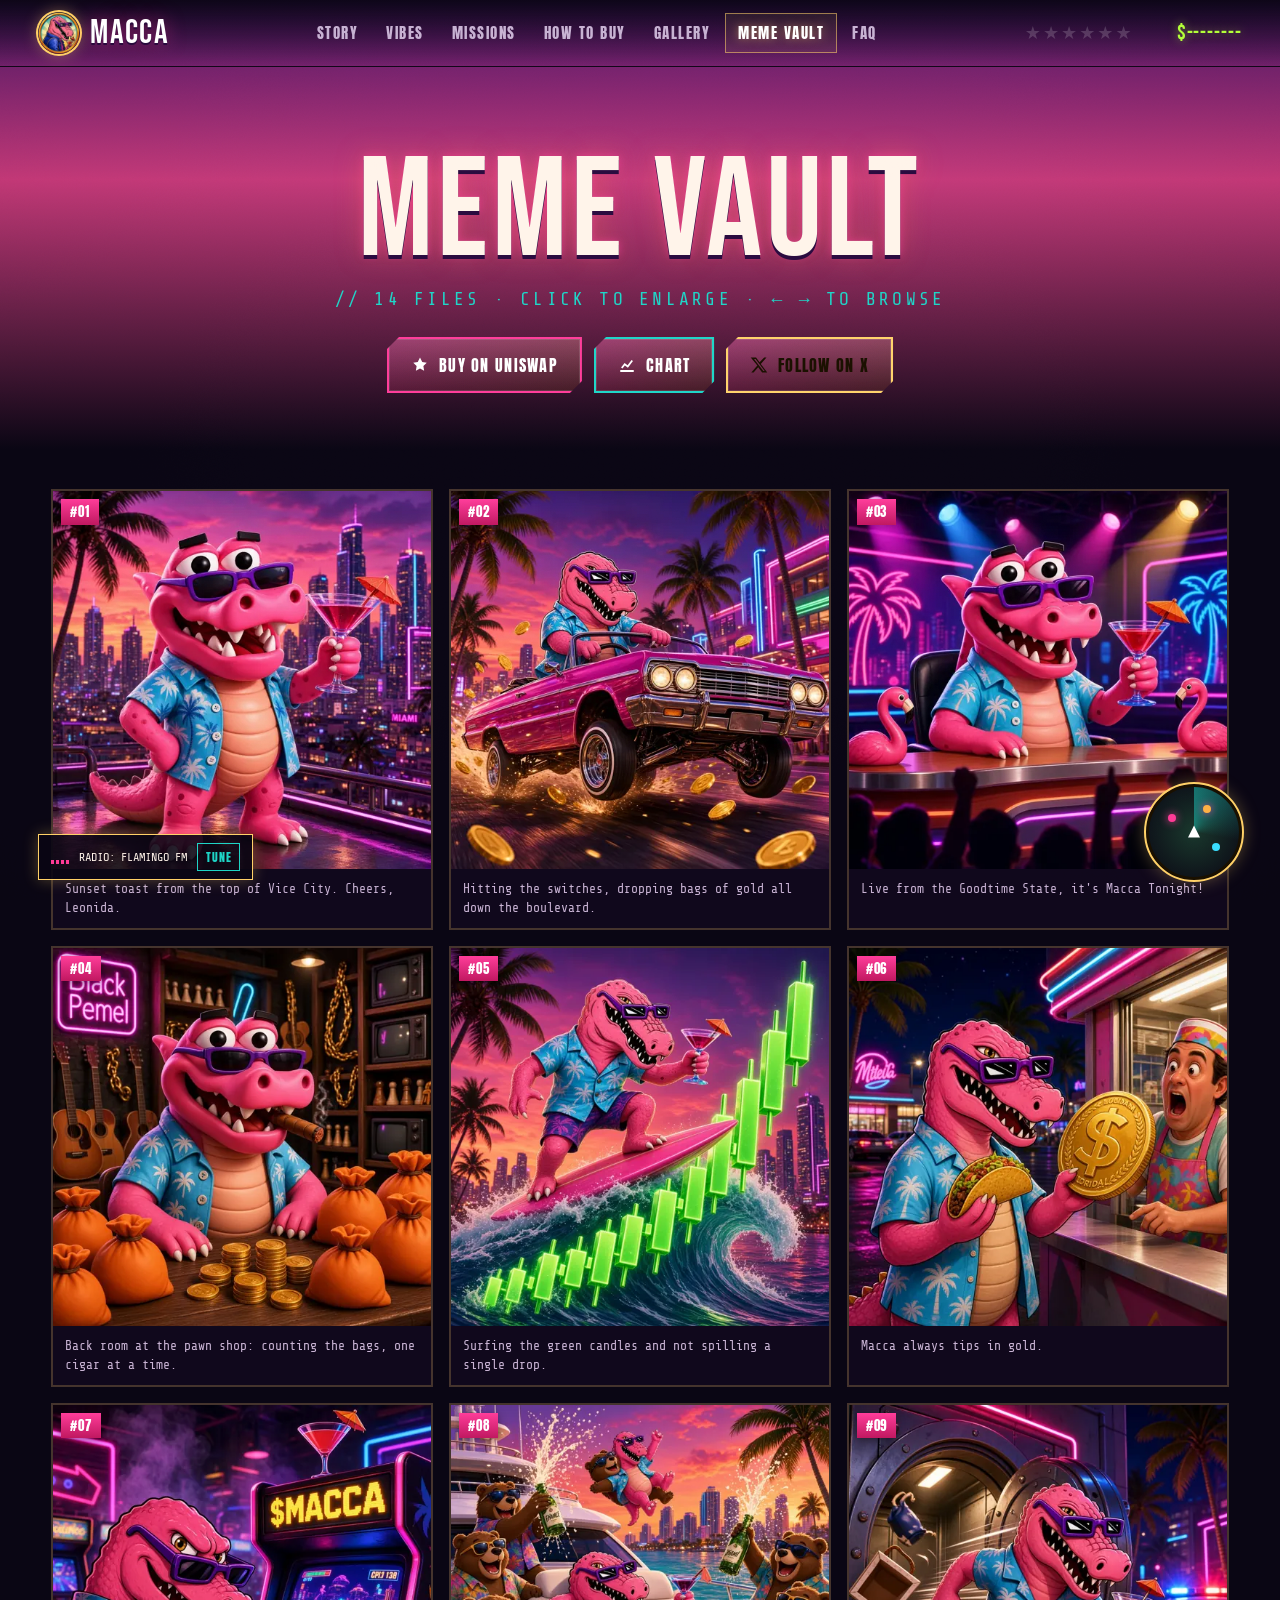
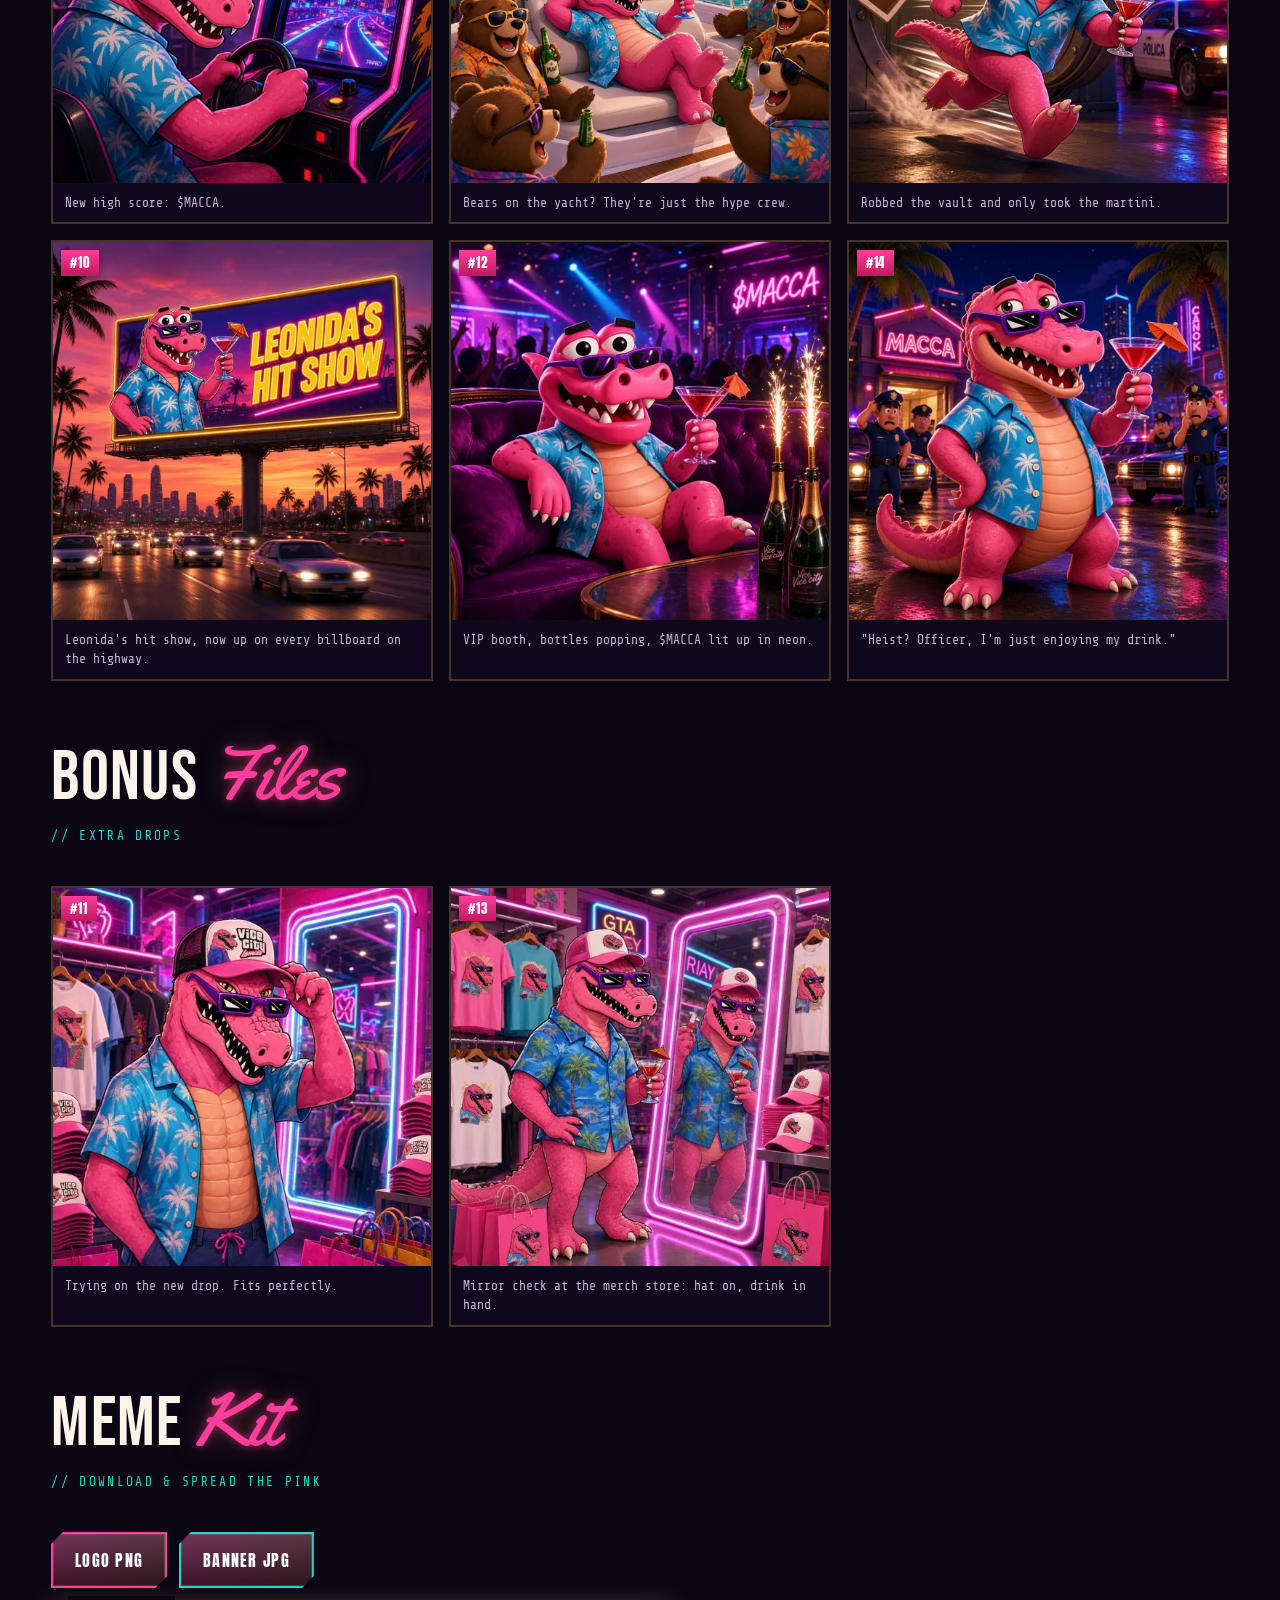
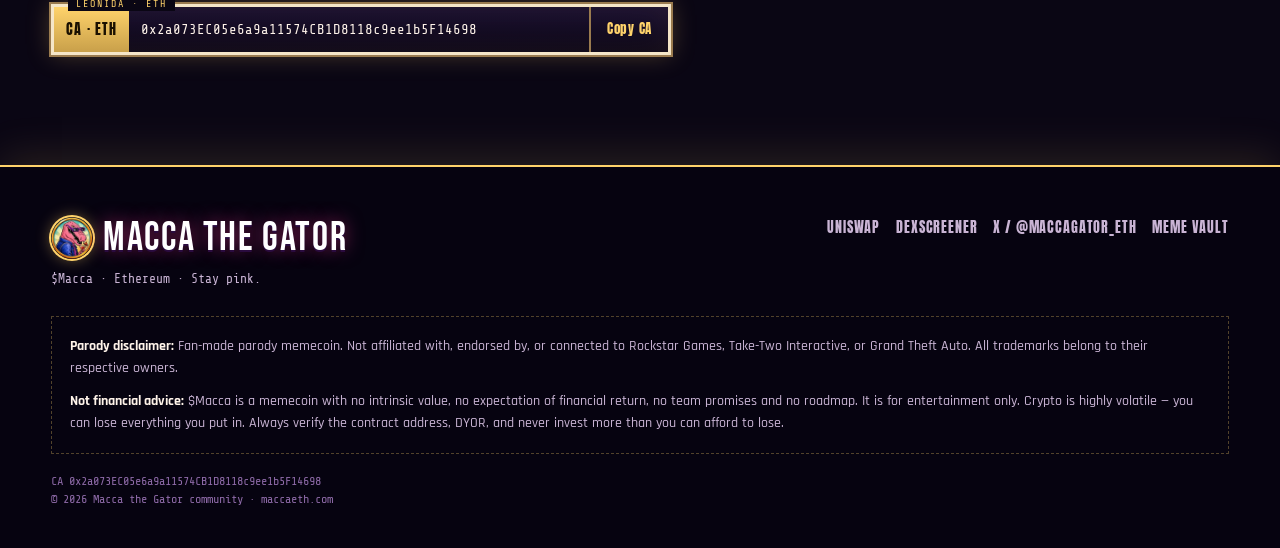
<file: memes.html>
<!doctype html>
<html lang="en">
<head>
<meta charset="utf-8">
<meta name="viewport" content="width=device-width,initial-scale=1,viewport-fit=cover">
<title>Meme Vault — Macca the Gator ($Macca)</title>
<meta name="description" content="The $Macca meme vault: Macca the Gator causing pink chaos across Leonida. Fan-made parody memes.">
<link rel="canonical" href="https://maccaeth.com/memes">
<meta name="theme-color" content="#0a0614">
<meta property="og:type" content="website">
<meta property="og:site_name" content="Macca the Gator">
<meta property="og:title" content="Meme Vault — Macca the Gator ($Macca)">
<meta property="og:description" content="The $Macca meme vault: Macca the Gator causing pink chaos across Leonida. Fan-made parody memes.">
<meta property="og:url" content="https://maccaeth.com/memes">
<meta property="og:image" content="https://maccaeth.com/og.jpg">
<meta property="og:image:width" content="1200"><meta property="og:image:height" content="630">
<meta name="twitter:card" content="summary_large_image">
<meta name="twitter:site" content="@MaccaGator_ETH">
<meta name="twitter:title" content="Meme Vault — Macca the Gator ($Macca)">
<meta name="twitter:description" content="The $Macca meme vault: Macca the Gator causing pink chaos across Leonida. Fan-made parody memes.">
<meta name="twitter:image" content="https://maccaeth.com/og.jpg">
<link rel="icon" href="/favicon.ico" sizes="any">
<link rel="icon" type="image/png" sizes="32x32" href="/favicon-32.png">
<link rel="apple-touch-icon" href="/apple-touch-icon.png">
<link rel="manifest" href="/site.webmanifest">
<link rel="preload" href="/fonts/yellowtail-400.woff2" as="font" type="font/woff2" crossorigin>
<link rel="preload" href="/fonts/bungee-400.woff2" as="font" type="font/woff2" crossorigin>
<link rel="preload" href="/fonts/bebas-400.woff2" as="font" type="font/woff2" crossorigin>
<link rel="stylesheet" href="/css/styles.css?v=4">
<script type="application/ld+json">{"@context": "https://schema.org", "@type": "WebSite", "name": "Macca the Gator ($Macca)", "url": "https://maccaeth.com/"}</script>
</head>
<body>
<div class="crt" aria-hidden="true"></div>
<canvas id="trail" aria-hidden="true"></canvas>
<header class="hud" id="hud">
  <a class="brand" href="/" aria-label="Macca the Gator home"><img src="/img/logo-200.webp" alt="" width="42" height="42"><b>Macca</b></a>
  <nav class="nav" id="nav" aria-label="Main">
    <a href="/#about">Story</a><a href="/#vibes">Vibes</a><a href="/#missions">Missions</a><a href="/#howto">How to Buy</a><a href="/#crew">Gallery</a><a href="/memes" class="on">Meme Vault</a><a href="/#faq">FAQ</a>
  </nav>
  <div class="hud-r">
    <div class="wanted" id="wanted" aria-label="Wanted level" title="Wanted level rises as you scroll"><i>★</i><i>★</i><i>★</i><i>★</i><i>★</i><i>★</i></div>
    <div class="cash" id="cash" title="Market cap (DexScreener)">$--------</div>
    <button class="burger" id="burger" aria-label="Menu" aria-expanded="false" aria-controls="nav"><span></span><span></span><span></span></button>
  </div>
</header>

<main>
<section class="page-top"><div class="wrap"><h1>Meme Vault</h1><p>// 14 FILES · CLICK TO ENLARGE · ← → TO BROWSE</p>
<div class="cta" style="justify-content:center">
  <a class="btn" href="https://app.uniswap.org/swap?chain=ethereum&outputCurrency=0x2a073EC05e6a9a11574CB1D8118c9ee1b5F14698" target="_blank" rel="noopener"><svg viewBox="0 0 24 24" fill="currentColor" aria-hidden="true"><path d="M12 2l3 6 6 1-4.5 4.3 1 6.2L12 16.6 6.5 19.5l1-6.2L3 9l6-1z"/></svg> Buy on Uniswap</a>
  <a class="btn cy" href="https://dexscreener.com/ethereum/0x00c867429f4011a977959c197120fcc4de17b028bc11490dff720fe780690a63" target="_blank" rel="noopener"><svg viewBox="0 0 24 24" fill="none" stroke="currentColor" stroke-width="2.4" aria-hidden="true"><path d="M3 20h18M5 16l4-5 4 3 6-8"/></svg> Chart</a>
  <a class="btn gold" href="https://x.com/MaccaGator_ETH" target="_blank" rel="noopener"><svg viewBox="0 0 24 24" fill="currentColor" aria-hidden="true"><path d="M18.9 2H22l-7.6 8.7L23 22h-6.8l-5.3-6.9L4.8 22H1.7l8.1-9.3L1 2h7l4.8 6.3L18.9 2zm-1.2 18h1.9L7.4 3.9H5.4L17.7 20z"/></svg> Follow on X</a>
</div></div></section>
<section style="padding-top:40px"><div class="wrap">
  <div class="gal">
<button type="button" class="gi vm-btn" data-full="/img/vault/meme-01.webp" data-cap="Sunset toast from the top of Vice City. Cheers, Leonida." data-reveal>
  <span class="n">#01</span>
  <img src="/img/vault/meme-01-480.webp" alt="Sunset toast from the top of Vice City. Cheers, Leonida." width="520" height="520" loading="lazy" decoding="async">
  <figcaption>Sunset toast from the top of Vice City. Cheers, Leonida.</figcaption>
</button>
<button type="button" class="gi vm-btn" data-full="/img/vault/meme-02.webp" data-cap="Hitting the switches, dropping bags of gold all down the boulevard." data-reveal>
  <span class="n">#02</span>
  <img src="/img/vault/meme-02-480.webp" alt="Hitting the switches, dropping bags of gold all down the boulevard." width="520" height="520" loading="lazy" decoding="async">
  <figcaption>Hitting the switches, dropping bags of gold all down the boulevard.</figcaption>
</button>
<button type="button" class="gi vm-btn" data-full="/img/vault/meme-03.webp" data-cap="Live from the Goodtime State, it&#x27;s Macca Tonight!" data-reveal>
  <span class="n">#03</span>
  <img src="/img/vault/meme-03-480.webp" alt="Live from the Goodtime State, it&#x27;s Macca Tonight!" width="520" height="520" loading="lazy" decoding="async">
  <figcaption>Live from the Goodtime State, it&#x27;s Macca Tonight!</figcaption>
</button>
<button type="button" class="gi vm-btn" data-full="/img/vault/meme-04.webp" data-cap="Back room at the pawn shop: counting the bags, one cigar at a time." data-reveal>
  <span class="n">#04</span>
  <img src="/img/vault/meme-04-480.webp" alt="Back room at the pawn shop: counting the bags, one cigar at a time." width="520" height="520" loading="lazy" decoding="async">
  <figcaption>Back room at the pawn shop: counting the bags, one cigar at a time.</figcaption>
</button>
<button type="button" class="gi vm-btn" data-full="/img/vault/meme-05.webp" data-cap="Surfing the green candles and not spilling a single drop." data-reveal>
  <span class="n">#05</span>
  <img src="/img/vault/meme-05-480.webp" alt="Surfing the green candles and not spilling a single drop." width="520" height="520" loading="lazy" decoding="async">
  <figcaption>Surfing the green candles and not spilling a single drop.</figcaption>
</button>
<button type="button" class="gi vm-btn" data-full="/img/vault/meme-06.webp" data-cap="Macca always tips in gold." data-reveal>
  <span class="n">#06</span>
  <img src="/img/vault/meme-06-480.webp" alt="Macca always tips in gold." width="520" height="520" loading="lazy" decoding="async">
  <figcaption>Macca always tips in gold.</figcaption>
</button>
<button type="button" class="gi vm-btn" data-full="/img/vault/meme-07.webp" data-cap="New high score: $MACCA." data-reveal>
  <span class="n">#07</span>
  <img src="/img/vault/meme-07-480.webp" alt="New high score: $MACCA." width="520" height="520" loading="lazy" decoding="async">
  <figcaption>New high score: $MACCA.</figcaption>
</button>
<button type="button" class="gi vm-btn" data-full="/img/vault/meme-08.webp" data-cap="Bears on the yacht? They&#x27;re just the hype crew." data-reveal>
  <span class="n">#08</span>
  <img src="/img/vault/meme-08-480.webp" alt="Bears on the yacht? They&#x27;re just the hype crew." width="520" height="520" loading="lazy" decoding="async">
  <figcaption>Bears on the yacht? They&#x27;re just the hype crew.</figcaption>
</button>
<button type="button" class="gi vm-btn" data-full="/img/vault/meme-09.webp" data-cap="Robbed the vault and only took the martini." data-reveal>
  <span class="n">#09</span>
  <img src="/img/vault/meme-09-480.webp" alt="Robbed the vault and only took the martini." width="520" height="520" loading="lazy" decoding="async">
  <figcaption>Robbed the vault and only took the martini.</figcaption>
</button>
<button type="button" class="gi vm-btn" data-full="/img/vault/meme-10.webp" data-cap="Leonida&#x27;s hit show, now up on every billboard on the highway." data-reveal>
  <span class="n">#10</span>
  <img src="/img/vault/meme-10-480.webp" alt="Leonida&#x27;s hit show, now up on every billboard on the highway." width="520" height="520" loading="lazy" decoding="async">
  <figcaption>Leonida&#x27;s hit show, now up on every billboard on the highway.</figcaption>
</button>
<button type="button" class="gi vm-btn" data-full="/img/vault/meme-12.webp" data-cap="VIP booth, bottles popping, $MACCA lit up in neon." data-reveal>
  <span class="n">#12</span>
  <img src="/img/vault/meme-12-480.webp" alt="VIP booth, bottles popping, $MACCA lit up in neon." width="520" height="520" loading="lazy" decoding="async">
  <figcaption>VIP booth, bottles popping, $MACCA lit up in neon.</figcaption>
</button>
<button type="button" class="gi vm-btn" data-full="/img/vault/meme-14.webp" data-cap="&quot;Heist? Officer, I&#x27;m just enjoying my drink.&quot;" data-reveal>
  <span class="n">#14</span>
  <img src="/img/vault/meme-14-480.webp" alt="&quot;Heist? Officer, I&#x27;m just enjoying my drink.&quot;" width="520" height="520" loading="lazy" decoding="async">
  <figcaption>&quot;Heist? Officer, I&#x27;m just enjoying my drink.&quot;</figcaption>
</button>
  </div>
  <div class="sec-h" style="margin-top:60px"><h2>Bonus <em>Files</em></h2><p>// EXTRA DROPS</p></div><div class="gal" style="columns:4 200px"><button type="button" class="gi vm-btn" data-full="/img/vault/meme-11.webp" data-cap="Trying on the new drop. Fits perfectly." data-reveal>
  <span class="n">#11</span>
  <img src="/img/vault/meme-11-480.webp" alt="Trying on the new drop. Fits perfectly." width="520" height="520" loading="lazy" decoding="async">
  <figcaption>Trying on the new drop. Fits perfectly.</figcaption>
</button>
<button type="button" class="gi vm-btn" data-full="/img/vault/meme-13.webp" data-cap="Mirror check at the merch store: hat on, drink in hand." data-reveal>
  <span class="n">#13</span>
  <img src="/img/vault/meme-13-480.webp" alt="Mirror check at the merch store: hat on, drink in hand." width="520" height="520" loading="lazy" decoding="async">
  <figcaption>Mirror check at the merch store: hat on, drink in hand.</figcaption>
</button></div>
  <div class="sec-h" style="margin-top:60px"><h2>Meme <em>Kit</em></h2><p>// DOWNLOAD &amp; SPREAD THE PINK</p></div>
  <div class="cta"><a class="btn" href="/kit/macca-logo.png" download>Logo PNG</a><a class="btn cy" href="/kit/macca-banner.jpg" download>Banner JPG</a></div>
  <div style="max-width:640px"><div class="ca" data-reveal>
  <span class="lbl">CA · ETH</span>
  <code id="ca">0x2a073EC05e6a9a11574CB1D8118c9ee1b5F14698</code>
  <button type="button" data-copy="#ca">Copy CA</button>
</div></div>
</div></section>
</main>
<div id="lb" hidden role="dialog" aria-modal="true" aria-label="Meme viewer">
  <button type="button" class="lbb lb-x" aria-label="Close">✕</button>
  <button type="button" class="lbb lb-p" aria-label="Previous">‹</button>
  <figure><img id="lbimg" alt=""><figcaption id="lbcap"></figcaption></figure>
  <button type="button" class="lbb lb-n" aria-label="Next">›</button>
</div>
<footer>
  <div class="wrap">
    <div class="foot">
      <div><a class="brand" href="/"><img src="/img/logo-200.webp" alt="" width="42" height="42" loading="lazy"><b>Macca the Gator</b></a>
      <p class="mono" style="margin-top:10px;color:var(--mut);font-size:13px">$Macca · Ethereum · Stay pink.</p></div>
      <nav aria-label="Footer">
        <a href="https://app.uniswap.org/swap?chain=ethereum&outputCurrency=0x2a073EC05e6a9a11574CB1D8118c9ee1b5F14698" target="_blank" rel="noopener">Uniswap</a>
        <a href="https://dexscreener.com/ethereum/0x00c867429f4011a977959c197120fcc4de17b028bc11490dff720fe780690a63" target="_blank" rel="noopener">DexScreener</a>
        <a href="https://x.com/MaccaGator_ETH" target="_blank" rel="noopener">X / @MaccaGator_ETH</a>
        <a href="/memes">Meme Vault</a>
      </nav>
    </div>
    <div class="disc">
      <p><strong>Parody disclaimer:</strong> Fan-made parody memecoin. Not affiliated with, endorsed by, or connected to Rockstar Games, Take-Two Interactive, or Grand Theft Auto. All trademarks belong to their respective owners.</p>
      <p style="margin-top:10px"><strong>Not financial advice:</strong> $Macca is a memecoin with no intrinsic value, no expectation of financial return, no team promises and no roadmap. It is for entertainment only. Crypto is highly volatile — you can lose everything you put in. Always verify the contract address, DYOR, and never invest more than you can afford to lose.</p>
    </div>
    <p class="copy">CA 0x2a073EC05e6a9a11574CB1D8118c9ee1b5F14698<br>© 2026 Macca the Gator community · maccaeth.com</p>
  </div>
</footer>
<div class="radio" id="radio"><div class="eq" aria-hidden="true"><i></i><i></i><i></i><i></i></div><span class="lbl2">RADIO: <span id="station">FLAMINGO FM</span></span><button type="button" id="radioBtn" aria-pressed="false">TUNE</button></div>
<div class="minimap" aria-hidden="true"><div class="sweep"></div><span class="dot" style="left:22%;top:30%"></span><span class="dot" style="left:70%;top:62%;background:var(--cyan);box-shadow:var(--cglow)"></span><span class="dot" style="left:60%;top:20%;background:var(--sun)"></span><svg class="prog" viewBox="0 0 100 100"><circle id="progc" cx="50" cy="50" r="48" fill="none" stroke="#ff7a59" stroke-width="4" stroke-dasharray="301.6" stroke-dashoffset="301.6" transform="rotate(-90 50 50)"/></svg><span class="me"></span></div>
<div id="toast" role="status" aria-live="polite"><b>MISSION PASSED!</b><span>CA copied · +RESPECT</span></div>
<script src="/js/vendor/lenis.min.js" defer></script>
<script src="/js/vendor/gsap.min.js" defer></script>
<script src="/js/vendor/ScrollTrigger.min.js" defer></script>
<script src="/js/main.js?v=4" defer></script>
</body>
</html>
</file>
<file: css/styles.css>
@font-face{font-family:"Yellowtail";src:url(/fonts/yellowtail-400.woff2) format("woff2");font-display:swap}
@font-face{font-family:"Bungee";src:url(/fonts/bungee-400.woff2) format("woff2");font-display:swap}
@font-face{font-family:"Monoton";src:url(/fonts/monoton-400.woff2) format("woff2");font-display:swap}
@font-face{font-family:"Rajdhani";src:url(/fonts/rajdhani-500.woff2) format("woff2");font-weight:500;font-display:swap}
@font-face{font-family:"Rajdhani";src:url(/fonts/rajdhani-700.woff2) format("woff2");font-weight:700;font-display:swap}
@font-face{font-family:"STM";src:url(/fonts/share-tech-mono-400.woff2) format("woff2");font-display:swap}
@font-face{font-family:"Bebas";src:url(/fonts/bebas-400.woff2) format("woff2");font-display:swap}
@font-face{font-family:"Anton";src:url(/fonts/anton-400.woff2) format("woff2");font-display:swap}

:root{
  --bg:#0a0614;--bg2:#140a22;--panel:#160d2a;--ink:#fff4ea;--mut:#c9b4d4;
  --pink:#ff3d9a;--hot:#ff6b9d;--coral:#ff7a59;--sun:#ffb347;--gold:#ffd36b;
  --teal:#1fd6c8;--cyan:#3ce0ff;--purple:#8b3dff;--lime:#b6ff3b;
  --chrome1:#f5e6c8;--chrome2:#9a7b4f;--chrome3:#2a1a0a;
  --glow:0 0 8px rgba(255,61,154,.55),0 0 28px rgba(255,122,89,.35);
  --tglow:0 0 8px rgba(31,214,200,.55),0 0 22px rgba(60,224,255,.35);
  --display:"Bebas",Impact,"Arial Narrow",sans-serif;
  --script:"Yellowtail",cursive;
  --ui:"Anton",Impact,sans-serif;
  --body:Rajdhani,system-ui,sans-serif;
  --mono:STM,ui-monospace,monospace;
  --hair:rgba(255,244,234,.14);
}

*{box-sizing:border-box;margin:0;padding:0}
html{scroll-behavior:auto;-webkit-text-size-adjust:100%}
html.lenis,html.lenis body{height:auto}
.lenis.lenis-smooth{scroll-behavior:auto!important}
body{background:var(--bg);color:var(--ink);font-family:var(--body);font-weight:500;font-size:18px;line-height:1.5;overflow-x:hidden;cursor:crosshair}
img{max-width:100%;height:auto;display:block;object-fit:cover}
a{color:inherit}
button{font:inherit;color:inherit;background:none;border:0;cursor:pointer}
::selection{background:var(--pink);color:#fff}
.mono{font-family:var(--mono)}
.wrap{width:min(1180px,92vw);margin:0 auto}

/* Film grain + vignette (GTA VI cinematic, not CRT cyberpunk) */
.crt{pointer-events:none;position:fixed;inset:0;z-index:90;
  background-image:
    url("data:image/svg+xml,%3Csvg xmlns='http://www.w3.org/2000/svg' width='180' height='180'%3E%3Cfilter id='n'%3E%3CfeTurbulence type='fractalNoise' baseFrequency='.85' numOctaves='2' stitchTiles='stitch'/%3E%3C/filter%3E%3Crect width='100%25' height='100%25' filter='url(%23n)' opacity='.55'/%3E%3C/svg%3E");
  opacity:.09;mix-blend-mode:overlay}
.crt::after{content:"";position:absolute;inset:0;
  background:radial-gradient(ellipse at center,transparent 42%,rgba(8,4,16,.72) 100%);
  opacity:1;mix-blend-mode:multiply;animation:none}
body.no-crt .crt{display:none}

/* loader — Rockstar-ish boot */
#loader{position:fixed;inset:0;z-index:200;
  background:linear-gradient(180deg,#1a0a28 0%,#3a1248 40%,#ff6b5a 85%,#ffb347 120%);
  display:grid;place-items:center;text-align:center;transition:opacity .6s,visibility .6s}
#loader.done{opacity:0;visibility:hidden}
#loader .ld-logo{width:120px;height:120px;border-radius:50%;object-fit:cover;
  box-shadow:0 0 0 3px var(--gold),0 0 40px rgba(255,179,71,.55);animation:spin 2.4s linear infinite}
@keyframes spin{to{transform:rotateY(360deg)}}
#loader h2{font-family:var(--script);font-size:clamp(48px,9vw,96px);color:#fff;text-shadow:0 4px 0 #2a0b3f,var(--glow);margin:.2em 0 0;font-weight:400}
#loader .bar{width:min(380px,70vw);height:10px;border:2px solid var(--teal);margin:18px auto 8px;box-shadow:var(--tglow);background:rgba(0,0,0,.35)}
#loader .bar i{display:block;height:100%;width:0;background:linear-gradient(90deg,var(--pink),var(--sun));transition:width .2s}
#loader .tip{font-family:var(--mono);color:rgba(255,244,234,.75);font-size:14px;max-width:420px;margin:0 auto;padding:0 20px}

#trail{position:fixed;inset:0;pointer-events:none;z-index:95}

/* HUD — Rockstar chrome */
.hud{position:fixed;top:0;left:0;right:0;z-index:80;display:flex;align-items:center;justify-content:space-between;gap:12px;padding:12px 3vw;
  background:linear-gradient(180deg,rgba(10,6,20,.94),rgba(10,6,20,0));transition:background .3s,border-color .3s;border-bottom:1px solid transparent}
.hud.scrolled{background:rgba(10,6,20,.88);backdrop-filter:blur(10px);border-bottom-color:rgba(255,61,154,.35)}
.brand{display:flex;align-items:center;gap:10px;text-decoration:none}
.brand img{width:42px;height:42px;border-radius:50%;object-fit:cover;
  box-shadow:0 0 0 2px var(--gold),0 0 16px rgba(255,211,107,.45)}
.brand b{font-family:var(--display);font-size:34px;color:#fff;letter-spacing:.04em;font-weight:400;line-height:1;
  text-shadow:0 2px 0 #2a0b3f,0 0 18px rgba(255,61,154,.5)}
.nav{display:flex;gap:2px;font-family:var(--ui);font-size:15px;letter-spacing:.1em;text-transform:uppercase}
.nav a{text-decoration:none;padding:8px 12px;border:1px solid transparent;transition:.2s;color:var(--mut)}
.nav a:hover,.nav a.on{color:#fff;border-color:rgba(255,211,107,.55);background:rgba(255,211,107,.08);text-shadow:0 0 10px rgba(255,211,107,.5)}
.hud-r{display:flex;align-items:center;gap:14px}
.wanted{display:flex;gap:2px;font-size:18px;color:rgba(255,255,255,.18)}
.wanted i{font-style:normal;transition:.3s}
.wanted i.lit{color:var(--gold);text-shadow:0 0 10px var(--gold);animation:blink 1s infinite}
@keyframes blink{50%{opacity:.45}}
.cash{font-family:var(--display);color:var(--lime);text-shadow:0 0 10px rgba(182,255,59,.55);font-size:22px;min-width:96px;text-align:right;letter-spacing:.04em}
.burger{display:none;width:42px;height:42px;border:2px solid var(--gold);background:rgba(0,0,0,.35)}
.burger span{display:block;width:20px;height:2px;background:#fff;margin:4px auto}

/* Buttons — chrome bevel */
.btn{--c:var(--pink);position:relative;display:inline-flex;align-items:center;gap:10px;
  font-family:var(--ui);font-size:16px;letter-spacing:.08em;text-transform:uppercase;text-decoration:none;
  padding:14px 22px;color:#fff;
  background:linear-gradient(180deg,rgba(255,255,255,.12),rgba(0,0,0,.25)),linear-gradient(135deg,rgba(255,61,154,.35),rgba(255,122,89,.2));
  border:2px solid var(--c);
  box-shadow:0 0 0 1px rgba(255,255,255,.12) inset,0 0 18px color-mix(in srgb,var(--c) 55%,transparent);
  clip-path:polygon(12px 0,100% 0,100% calc(100% - 12px),calc(100% - 12px) 100%,0 100%,0 12px);
  transition:transform .15s,box-shadow .2s,background .2s;will-change:transform}
.btn:hover{background:var(--c);color:#14001f;box-shadow:0 0 28px var(--c);transform:translateY(-1px)}
.btn.cy{--c:var(--teal)}
.btn.gold{--c:var(--gold);color:#1a1000}
.btn.gold:hover{color:#1a1000}
.btn svg{width:18px;height:18px;flex:none}
.btn .k{font-family:var(--mono);font-size:11px;opacity:.75;border:1px solid currentColor;padding:0 5px}

/* ===== HERO — GTA VI Leonida sunset ===== */
.hero{position:relative;min-height:100svh;overflow:hidden;display:flex;align-items:center;padding:110px 0 70px;isolation:isolate}
.sky{position:absolute;inset:0;z-index:-5;
  background:
    radial-gradient(ellipse 80% 50% at 50% 78%,rgba(255,179,71,.55),transparent 70%),
    linear-gradient(180deg,#1a0a3a 0%,#4a1568 28%,#c43a7a 52%,#ff7a59 72%,#ffc56b 88%,#ffe3a0 100%)}
.sun{position:absolute;z-index:-4;left:50%;bottom:20%;width:min(52vw,560px);aspect-ratio:1;transform:translateX(-50%);border-radius:50%;
  background:linear-gradient(180deg,#ffe9a0,#ffb347 35%,#ff7a59 65%,#ff3d9a 95%);
  box-shadow:0 0 100px rgba(255,122,89,.7),0 0 200px rgba(255,61,154,.35);
  -webkit-mask:repeating-linear-gradient(180deg,#000 0 58%,transparent 58% 61%,#000 61% 68%,transparent 68% 72%,#000 72% 78%,transparent 78% 83%,#000 83% 88%,transparent 88% 93%,#000 93%);
  mask:repeating-linear-gradient(180deg,#000 0 58%,transparent 58% 61%,#000 61% 68%,transparent 68% 72%,#000 72% 78%,transparent 78% 83%,#000 83% 88%,transparent 88% 93%,#000 93%)}
.skyline{position:absolute;left:-5%;right:-5%;bottom:20%;height:32%;z-index:-3;opacity:0}
.city{position:absolute;left:0;right:0;bottom:16%;z-index:-3;height:36%}
.city svg{width:100%;height:100%;object-fit:cover}
.grid{position:absolute;left:-40%;right:-40%;bottom:-2%;height:20%;z-index:-2;
  background:
    linear-gradient(180deg,transparent,rgba(10,6,20,.85)),
    repeating-linear-gradient(90deg,rgba(255,61,154,.55) 0 1.5px,transparent 1.5px 70px),
    repeating-linear-gradient(0deg,rgba(31,214,200,.4) 0 1.5px,transparent 1.5px 36px);
  transform:perspective(420px) rotateX(58deg);transform-origin:top;opacity:.55;animation:gridmove 2s linear infinite}
@keyframes gridmove{to{background-position:0 0,0 0,0 36px}}
.palm{position:absolute;bottom:14%;z-index:-1;width:min(26vw,300px);fill:#0a0614;filter:drop-shadow(0 0 14px rgba(255,61,154,.4))}
.palm.l{left:-2vw}.palm.r{right:-2vw;transform:scaleX(-1)}

.hero-in{display:grid;grid-template-columns:1.05fr .95fr;gap:3.5vw;align-items:center;position:relative;z-index:2}
.kick{font-family:var(--mono);color:var(--teal);text-shadow:var(--tglow);letter-spacing:.22em;font-size:12px;margin-bottom:10px;text-transform:uppercase}
.kick::before{content:"▶ "}
.title{font-family:var(--display);font-weight:400;line-height:.82;font-size:clamp(72px,14vw,168px);color:#fff;
  text-shadow:0 4px 0 #2a0b3f,0 0 20px rgba(255,61,154,.55),0 0 60px rgba(255,122,89,.35);
  letter-spacing:.02em;margin:6px 0 14px;text-transform:uppercase}
.title small{display:block;font-family:var(--ui);font-size:.22em;letter-spacing:.18em;color:var(--gold);
  text-shadow:0 0 12px rgba(255,211,107,.55);margin-top:.15em}
.tagline{font-family:var(--ui);font-size:clamp(18px,2.2vw,26px);color:var(--sun);text-shadow:0 0 14px rgba(255,179,71,.5);margin-bottom:12px;letter-spacing:.04em}
.lead{font-size:19px;max-width:540px;color:#ffe8f4;text-shadow:0 1px 8px rgba(0,0,0,.45)}
.cta{display:flex;flex-wrap:wrap;gap:12px;margin:24px 0 16px}

/* License-plate CA motif */
.ca{display:flex;align-items:stretch;max-width:620px;
  border:3px solid var(--chrome1);
  background:linear-gradient(180deg,#1a1030,#0e0818);
  box-shadow:0 0 0 2px var(--chrome2),0 0 24px rgba(255,211,107,.25),inset 0 0 30px rgba(255,211,107,.06);
  position:relative}
.ca::before{content:"LEONIDA · ETH";position:absolute;top:-11px;left:14px;font-family:var(--mono);font-size:10px;letter-spacing:.2em;
  background:var(--bg);padding:0 8px;color:var(--gold)}
.ca .lbl{font-family:var(--ui);font-size:14px;letter-spacing:.08em;background:linear-gradient(180deg,var(--gold),#c9a04a);color:#1a1000;padding:12px 12px;display:flex;align-items:center}
.ca code{flex:1;font-family:var(--mono);font-size:clamp(11px,1.35vw,14px);padding:12px;overflow-wrap:anywhere;align-self:center;color:var(--ink)}
.ca button{font-family:var(--ui);font-size:13px;letter-spacing:.06em;padding:0 16px;border-left:2px solid var(--chrome2);transition:.2s;white-space:nowrap;color:var(--gold)}
.ca button:hover{background:var(--gold);color:#1a1000}

/* Hero art frame — preserve banner 3:1, never stretch */
.hero-card{position:relative;perspective:900px}
.tilt{position:relative;transform-style:preserve-3d;transition:transform .12s ease-out;
  aspect-ratio:3/1;width:100%;overflow:hidden;
  border:3px solid var(--chrome1);
  box-shadow:0 0 0 2px var(--chrome2),0 20px 50px rgba(0,0,0,.55),var(--glow);
  background:#000}
.tilt picture,.tilt > img:not(.logo-badge){position:absolute;inset:0;width:100%;height:100%}
.tilt picture img,.tilt > img:not(.logo-badge){width:100%;height:100%;object-fit:cover;object-position:center;display:block}
.tilt .logo-badge{position:absolute;width:28%;height:auto;aspect-ratio:1;right:-6%;bottom:-18%;border-radius:50%;
  object-fit:cover;transform:translateZ(60px);
  box-shadow:0 0 0 3px var(--gold),0 0 28px rgba(255,211,107,.55);animation:bob 3s ease-in-out infinite;z-index:3}
@keyframes bob{50%{translate:0 -10px}}
.tilt .tag{position:absolute;left:-8px;top:-14px;z-index:4;font-family:var(--ui);font-size:13px;letter-spacing:.08em;
  background:linear-gradient(180deg,var(--gold),#c9a04a);color:#1a1000;padding:5px 12px;transform:translateZ(40px) rotate(-3deg);
  box-shadow:0 4px 12px rgba(0,0,0,.4)}
.scrollcue{position:absolute;bottom:22px;left:50%;transform:translateX(-50%);font-family:var(--mono);font-size:12px;color:var(--mut);letter-spacing:.28em;animation:blink 1.6s infinite}

/* marquee — highway billboard */
.marq{position:relative;overflow:hidden;background:linear-gradient(90deg,var(--pink),var(--coral));color:#1a0410;
  font-family:var(--display);font-size:28px;letter-spacing:.06em;padding:10px 0;
  transform:rotate(-1.5deg) scale(1.03);border-block:3px solid var(--chrome1);
  box-shadow:0 0 40px rgba(255,61,154,.45);z-index:2}
.marq.alt{background:linear-gradient(90deg,var(--teal),var(--cyan));transform:rotate(1.2deg) scale(1.03);margin-top:-18px;color:#042018}
.marq .track{display:flex;width:max-content;animation:mq 28s linear infinite}
.marq.alt .track{animation-direction:reverse}
.marq span{padding:0 22px;white-space:nowrap}
@keyframes mq{to{transform:translateX(-50%)}}

/* sections */
section{position:relative;padding:110px 0}
.sec-h{display:flex;align-items:flex-end;gap:16px;margin-bottom:40px;flex-wrap:wrap}
.sec-h .num{font-family:Monoton;font-size:clamp(54px,8vw,96px);line-height:.9;color:transparent;-webkit-text-stroke:1px var(--pink);text-shadow:0 0 20px rgba(255,61,154,.45)}
.sec-h h2{font-family:var(--display);font-size:clamp(36px,5.5vw,72px);line-height:.9;text-transform:uppercase;letter-spacing:.02em;font-weight:400}
.sec-h h2 em{font-family:var(--script);font-style:normal;text-transform:none;color:var(--pink);text-shadow:var(--glow);font-size:1.05em;font-weight:400;letter-spacing:0}
.sec-h p{flex-basis:100%;font-family:var(--mono);color:var(--teal);font-size:13px;letter-spacing:.18em}
.js [data-reveal]{opacity:0;transform:translateY(40px)}
.js [data-reveal].in{opacity:1;transform:none;transition:opacity .8s,transform .8s cubic-bezier(.2,.8,.2,1)}

/* about — character dossier chrome */
#about{background:radial-gradient(ellipse at 80% 10%,rgba(255,122,89,.18),transparent 55%),radial-gradient(ellipse at 10% 80%,rgba(31,214,200,.1),transparent 50%),var(--bg)}
.about{display:grid;grid-template-columns:1fr 1fr;gap:5vw;align-items:center}
.dossier{position:relative;border:2px solid rgba(255,211,107,.45);
  background:linear-gradient(160deg,rgba(255,211,107,.08),rgba(10,6,20,.92));
  padding:30px;box-shadow:0 0 0 1px rgba(255,255,255,.06) inset,0 20px 50px rgba(0,0,0,.4)}
.dossier::before{content:"CHARACTER FILE // LEONIDA PD";position:absolute;top:-12px;left:20px;background:var(--bg);padding:0 8px;font-family:var(--mono);font-size:11px;color:var(--gold);letter-spacing:.2em}
.dossier p{margin-bottom:14px;font-size:18px}
.dossier p:first-of-type::first-letter{font-family:var(--script);font-size:3.2em;float:left;line-height:.8;margin:6px 8px 0 0;color:var(--pink);text-shadow:var(--glow)}
.stats{display:grid;gap:12px;margin-top:20px}
.stat{display:grid;grid-template-columns:130px 1fr 44px;align-items:center;gap:10px;font-family:var(--mono);font-size:12px;letter-spacing:.12em}
.stat .b{height:10px;background:rgba(255,255,255,.08);border:1px solid rgba(255,255,255,.18);overflow:hidden}
.stat .b i{display:block;height:100%;width:0;background:linear-gradient(90deg,var(--pink),var(--sun));box-shadow:0 0 10px var(--pink);transition:width 1.6s cubic-bezier(.2,.8,.2,1)}

.polaroids{position:relative;height:540px}
.pol{position:absolute;width:56%;background:linear-gradient(180deg,#fff8ee,#f0e0c8);padding:10px 10px 42px;
  box-shadow:0 20px 50px rgba(0,0,0,.55);transition:transform .35s,z-index 0s;cursor:grab;border:1px solid rgba(154,123,79,.4)}
.pol img{aspect-ratio:1;object-fit:cover;width:100%;height:auto;display:block}
.pol span{position:absolute;bottom:10px;left:0;right:0;text-align:center;font-family:var(--script);color:#b01060;font-size:22px}
.pol:nth-child(1){left:0;top:0;transform:rotate(-8deg)}
.pol:nth-child(2){right:0;top:40px;transform:rotate(7deg)}
.pol:nth-child(3){left:20%;bottom:0;transform:rotate(-2deg)}
.pol:hover{transform:rotate(0) scale(1.06);z-index:5}

/* missions — map select cards */
#missions{background:linear-gradient(180deg,var(--bg),#1a0a2e 50%,var(--bg))}
.missions{display:grid;grid-template-columns:repeat(3,1fr);gap:20px}
.mission{position:relative;display:flex;flex-direction:column;min-height:380px;text-decoration:none;
  border:2px solid rgba(255,211,107,.35);background:#10081c;overflow:hidden;transform-style:preserve-3d;
  transition:border-color .2s,box-shadow .2s}
.mission .bgimg{position:absolute;inset:0;background-size:cover;background-position:center;opacity:.4;filter:saturate(1.25) contrast(1.05);transition:transform .6s,opacity .3s}
.mission::after{content:"";position:absolute;inset:0;background:linear-gradient(0deg,#10081c 22%,transparent 75%)}
.mission:hover{border-color:var(--c,var(--pink));box-shadow:0 0 30px var(--c,var(--pink))}
.mission:hover .bgimg{transform:scale(1.08);opacity:.58}
.mission .in{position:relative;z-index:2;margin-top:auto;padding:24px}
.mission .mtag{position:absolute;z-index:2;top:16px;left:16px;font-family:var(--mono);font-size:11px;letter-spacing:.2em;padding:4px 8px;border:1px solid var(--c,var(--pink));color:var(--c,var(--pink));background:rgba(0,0,0,.45)}
.mission h3{font-family:var(--display);font-size:34px;line-height:.95;margin-bottom:8px;letter-spacing:.03em;font-weight:400}
.mission p{color:var(--mut);font-size:16px;margin-bottom:16px}
.mission .go{font-family:var(--ui);font-size:15px;letter-spacing:.08em;color:var(--c,var(--pink));display:flex;gap:8px;align-items:center;text-transform:uppercase}
.mission .go::after{content:"→";transition:transform .2s}
.mission:hover .go::after{transform:translateX(8px)}
.m-buy{--c:var(--pink)}.m-chart{--c:var(--teal)}.m-x{--c:var(--gold)}
.live{display:grid;grid-template-columns:repeat(4,1fr);gap:12px;margin-top:28px}
.live div{border:1px solid rgba(31,214,200,.35);padding:14px;background:rgba(31,214,200,.05);position:relative}
.live div::before{content:"";position:absolute;top:0;left:0;width:8px;height:2px;background:var(--teal)}
.live small{display:block;font-family:var(--mono);font-size:11px;letter-spacing:.2em;color:var(--teal)}
.live b{font-family:var(--display);font-size:26px;font-weight:400;letter-spacing:.03em}
.live .up{color:var(--lime)}.live .dn{color:#ff5a6e}

/* how to buy */
.steps{display:grid;grid-template-columns:repeat(4,1fr);gap:16px;counter-reset:s}
.step{position:relative;padding:26px 22px;border:2px solid rgba(255,211,107,.35);
  background:linear-gradient(180deg,rgba(255,211,107,.08),rgba(10,6,20,.7));
  clip-path:polygon(0 0,calc(100% - 22px) 0,100% 22px,100% 100%,0 100%)}
.step::before{counter-increment:s;content:"0" counter(s);font-family:var(--display);font-size:54px;line-height:1;color:var(--pink);text-shadow:var(--glow);display:block;margin-bottom:8px;letter-spacing:.02em}
.step h3{font-family:var(--ui);font-size:18px;margin-bottom:8px;letter-spacing:.06em;text-transform:uppercase}
.step p{font-size:16px;color:var(--mut)}
.step code{font-family:var(--mono);font-size:12px;color:var(--teal);overflow-wrap:anywhere}
.step .ck{position:absolute;top:14px;right:30px;font-family:var(--mono);font-size:11px;color:var(--lime);opacity:0;transition:.3s}
.step.done{border-color:var(--lime)}
.step.done .ck{opacity:1}
.cheat{margin-top:26px;font-family:var(--mono);font-size:13px;color:var(--mut);text-align:center}
.cheat kbd{border:1px solid var(--pink);padding:1px 6px;color:var(--pink)}

/* gallery — fixed crop boxes, never squash */
#vault{background:radial-gradient(ellipse at 20% 20%,rgba(255,61,154,.14),transparent 55%),var(--bg)}
.gal{display:grid;grid-template-columns:repeat(3,1fr);gap:16px}
.gi{position:relative;border:2px solid rgba(255,211,107,.22);background:#10081c;overflow:hidden;
  transition:border-color .2s,box-shadow .2s;width:100%;text-align:left;display:flex;flex-direction:column;padding:0}
.gi img{width:100%;aspect-ratio:1;height:auto;object-fit:cover;object-position:center;transition:transform .5s,filter .3s;display:block}
.gi:hover{border-color:var(--pink);box-shadow:var(--glow)}
.gi:hover img{transform:scale(1.05);filter:saturate(1.25)}
.gi figcaption{padding:10px 12px;font-family:var(--mono);font-size:13px;color:var(--mut)}
.gi .n{position:absolute;top:8px;left:8px;font-family:var(--ui);font-size:13px;letter-spacing:.06em;
  background:linear-gradient(180deg,var(--pink),#c01860);color:#fff;padding:3px 9px;z-index:2;box-shadow:0 2px 8px rgba(0,0,0,.4)}
.slots{display:grid;grid-template-columns:repeat(6,1fr);gap:12px;margin-top:30px}
.slot{aspect-ratio:1;display:grid;place-items:center;text-align:center;border:2px dashed rgba(31,214,200,.4);font-family:var(--mono);font-size:11px;letter-spacing:.15em;color:var(--teal);background:repeating-linear-gradient(45deg,rgba(31,214,200,.05) 0 10px,transparent 10px 20px);position:relative}
.slot b{display:block;font-family:var(--display);font-size:28px;color:#fff;font-weight:400}
.slot::after{content:"";position:absolute;inset:0;background:linear-gradient(90deg,transparent,rgba(31,214,200,.18),transparent);transform:translateX(-100%);animation:scan 3s infinite}
@keyframes scan{to{transform:translateX(100%)}}
.vault-note{font-family:var(--mono);color:var(--mut);font-size:13px;margin-top:14px}
.center{text-align:center;margin-top:34px}

/* lightbox */
#lb{position:fixed;inset:0;z-index:150;background:rgba(8,4,16,.94);display:grid;place-items:center;padding:4vw}
#lb[hidden]{display:none}
#lb figure{max-width:min(1000px,92vw);text-align:center}
#lb img{max-width:100%;max-height:78vh;width:auto;height:auto;margin:0 auto;object-fit:contain;
  border:3px solid var(--chrome1);box-shadow:0 0 0 2px var(--chrome2),var(--glow)}
#lb figcaption{font-family:var(--mono);margin-top:12px;color:var(--ink)}
#lb .lbb{position:absolute;font-family:var(--ui);font-size:22px;width:52px;height:52px;border:2px solid var(--teal);color:var(--teal);background:rgba(10,6,20,.75)}
#lb .lb-x{top:20px;right:20px}#lb .lb-p{left:2vw;top:50%}#lb .lb-n{right:2vw;top:50%}

/* faq */
.faq{display:grid;gap:12px;max-width:900px}
.faq details{border:2px solid rgba(255,211,107,.3);background:rgba(255,211,107,.04);transition:border-color .2s}
.faq details[open]{border-color:var(--pink);box-shadow:0 0 20px rgba(255,61,154,.28)}
.faq summary{list-style:none;cursor:pointer;padding:18px 22px;font-family:var(--ui);font-size:18px;letter-spacing:.05em;text-transform:uppercase;display:flex;justify-content:space-between;gap:12px}
.faq summary::-webkit-details-marker{display:none}
.faq summary::after{content:"+";color:var(--pink);font-size:22px;transition:transform .2s}
.faq details[open] summary::after{transform:rotate(45deg)}
.faq details p{padding:0 22px 20px;color:var(--mut)}
.faq code{font-family:var(--mono);color:var(--teal);overflow-wrap:anywhere;font-size:14px}

/* final CTA — highway billboard */
.final{text-align:center;padding:140px 0;background:url(/img/banner.webp) center/cover no-repeat;position:relative;isolation:isolate}
.final::before{content:"";position:absolute;inset:0;
  background:linear-gradient(180deg,var(--bg),rgba(10,6,20,.55) 35%,rgba(10,6,20,.55) 65%,var(--bg));z-index:-1}
.final h2{font-family:var(--script);font-weight:400;font-size:clamp(60px,10vw,140px);line-height:.9;
  text-shadow:0 4px 0 #2a0b3f,var(--glow);transform:rotate(-3deg)}
.final p{font-family:var(--ui);color:var(--sun);margin:18px 0 28px;font-size:clamp(18px,2.2vw,26px);letter-spacing:.08em;text-transform:uppercase}
.final .cta{justify-content:center}

/* footer */
footer{padding:50px 0 40px;border-top:2px solid var(--gold);background:#060310;box-shadow:0 -10px 40px rgba(255,211,107,.12)}
.foot{display:flex;flex-wrap:wrap;gap:24px;justify-content:space-between;align-items:flex-start}
.foot .brand b{font-size:40px}
.foot nav{display:flex;flex-wrap:wrap;gap:16px;font-family:var(--ui);font-size:14px;letter-spacing:.06em;text-transform:uppercase}
.foot nav a{text-decoration:none;color:var(--mut)}.foot nav a:hover{color:var(--gold)}
.disc{margin-top:28px;padding:18px;border:1px dashed rgba(255,211,107,.3);font-size:14px;color:var(--mut);line-height:1.6}
.disc strong{color:var(--ink)}
.copy{margin-top:18px;font-family:var(--mono);font-size:12px;color:#8e6aa8}

/* toast */
#toast{position:fixed;left:50%;top:40%;transform:translate(-50%,-50%) scale(.8);z-index:160;text-align:center;pointer-events:none;opacity:0;transition:.3s}
#toast.show{opacity:1;transform:translate(-50%,-50%) scale(1)}
#toast b{display:block;font-family:var(--display);font-size:clamp(40px,7vw,80px);color:var(--gold);text-shadow:0 0 6px #000,0 0 30px var(--gold);letter-spacing:.04em;font-weight:400}
#toast span{font-family:var(--body);font-weight:700;font-size:22px;color:#fff;text-shadow:0 0 6px #000}

/* radio + minimap radar */
.radio{position:fixed;left:3vw;bottom:20px;z-index:85;display:flex;align-items:center;gap:10px;font-family:var(--mono);font-size:12px;
  background:rgba(10,6,20,.88);border:1px solid var(--gold);padding:8px 12px;box-shadow:0 0 14px rgba(255,211,107,.3)}
.radio button{font-family:var(--ui);font-size:12px;letter-spacing:.06em;padding:4px 8px;border:1px solid var(--teal);color:var(--teal)}
.radio .eq{display:flex;gap:2px;align-items:flex-end;height:14px}
.radio .eq i{width:3px;background:var(--pink);height:30%}
.radio.on .eq i{animation:eq .6s infinite alternate}
.radio .eq i:nth-child(2){animation-delay:.15s}.radio .eq i:nth-child(3){animation-delay:.3s}.radio .eq i:nth-child(4){animation-delay:.45s}
@keyframes eq{to{height:100%}}
.minimap{position:fixed;right:3vw;bottom:20px;z-index:85;width:96px;height:96px;border-radius:50%;
  border:3px solid #1a1000;outline:2px solid var(--gold);
  background:radial-gradient(circle,#1a3a2e,#0a0614);overflow:hidden;box-shadow:0 0 18px rgba(255,211,107,.4)}
.minimap .sweep{position:absolute;inset:0;background:conic-gradient(from 0deg,rgba(31,214,200,.5),transparent 28%);animation:sweep 3s linear infinite}
@keyframes sweep{to{transform:rotate(360deg)}}
.minimap .dot{position:absolute;width:8px;height:8px;border-radius:50%;background:var(--pink);box-shadow:0 0 8px var(--pink)}
.minimap .me{left:50%;top:50%;width:0;height:0;border:6px solid transparent;border-bottom:12px solid #fff;transform:translate(-50%,-70%);position:absolute}
.minimap .prog{position:absolute;inset:-3px;border-radius:50%}
.gator-rain{position:fixed;top:-80px;z-index:120;pointer-events:none;width:60px;height:60px;border-radius:50%;object-fit:cover}

/* memes page */
.page-top{padding:150px 0 40px;text-align:center;
  background:linear-gradient(180deg,#4a1568 0%,#c43a7a 40%,var(--bg) 100%)}
.page-top h1{font-family:var(--display);font-weight:400;font-size:clamp(64px,12vw,140px);letter-spacing:.03em;
  text-shadow:0 4px 0 #2a0b3f,var(--glow);line-height:.9;text-transform:uppercase}
.page-top p{font-family:var(--mono);color:var(--teal);letter-spacing:.18em;margin-top:10px}

/* ---------- X community drop: hero snaps ---------- */
.snaps{display:flex;gap:14px;margin-top:34px;padding-right:26%;position:relative;z-index:2}
.snap{flex:1;min-width:0;background:linear-gradient(180deg,#fff8ee,#f0e0c8);padding:6px 6px 26px;position:relative;
  box-shadow:0 14px 30px rgba(0,0,0,.5);transition:transform .3s}
.snap img{width:100%;height:auto;aspect-ratio:4/3;object-fit:cover;object-position:center;display:block}
.snap span{position:absolute;bottom:3px;left:0;right:0;text-align:center;font-family:var(--script);color:#b01060;font-size:17px;line-height:1.2}
.snap.s1{transform:rotate(-6deg)}.snap.s2{transform:rotate(3deg) translateY(10px)}.snap.s3{transform:rotate(-2deg)}
.snap:hover{transform:rotate(0) scale(1.08);z-index:3}

/* ---------- photo reel strip ---------- */
.reel{position:relative;overflow:hidden;padding:34px 0 26px;background:linear-gradient(180deg,var(--bg),#1a0a2e 50%,var(--bg));display:grid;gap:14px}
.reel::before,.reel::after{content:"";position:absolute;top:0;bottom:0;width:8vw;z-index:2;pointer-events:none}
.reel::before{left:0;background:linear-gradient(90deg,var(--bg),transparent)}
.reel::after{right:0;background:linear-gradient(-90deg,var(--bg),transparent)}
.reel-row{overflow:hidden}
.reel-track{display:flex;gap:14px;width:max-content;animation:mq 70s linear infinite}
.reel-row:nth-child(2) .reel-track{animation-direction:reverse;animation-duration:80s}
.reel:hover .reel-track{animation-play-state:paused}
.rf{flex:none;width:clamp(170px,19vw,250px);aspect-ratio:4/3;overflow:hidden;border:2px solid rgba(255,211,107,.3);background:#160d2a;
  box-shadow:0 0 0 1px rgba(0,0,0,.6),0 10px 24px rgba(0,0,0,.45)}
.rf:nth-child(3n+2){border-color:rgba(255,61,154,.45)}.rf:nth-child(3n){border-color:rgba(31,214,200,.4)}
.rf img{width:100%;height:100%;object-fit:cover;object-position:center;filter:saturate(1.15);opacity:0;transition:opacity .6s}
.rf img.ld{opacity:1}

/* ---------- vibe panels ---------- */
#vibes{background:radial-gradient(ellipse at 20% 0%,rgba(139,61,255,.18),transparent 55%),radial-gradient(ellipse at 90% 90%,rgba(255,61,154,.14),transparent 50%),var(--bg)}
.vibes{display:grid;grid-template-columns:repeat(4,1fr);grid-auto-rows:clamp(150px,15vw,200px);gap:16px}
.vibe{position:relative;overflow:hidden;border:2px solid rgba(255,211,107,.3);background:#10081c;box-shadow:0 18px 40px rgba(0,0,0,.45)}
.vibe video,.vibe img{position:absolute;inset:0;width:100%;height:100%;object-fit:cover;object-position:center;display:block;transition:transform .8s}
.vibe:hover video,.vibe:hover img{transform:scale(1.04)}
.vibe::after{content:"";position:absolute;inset:0;pointer-events:none;background:linear-gradient(0deg,rgba(10,6,20,.85),transparent 45%),repeating-linear-gradient(0deg,rgba(0,0,0,.12) 0 2px,transparent 2px 4px)}
.vibe figcaption{position:absolute;left:14px;right:14px;bottom:12px;z-index:2;font-family:var(--display);font-size:clamp(20px,2.2vw,30px);letter-spacing:.04em;line-height:1;color:#fff;text-shadow:0 2px 0 #2a0b3f}
.vtag{position:absolute;top:12px;left:12px;z-index:2;font-family:var(--mono);font-size:11px;letter-spacing:.18em;padding:4px 8px;background:rgba(0,0,0,.55);border:1px solid var(--pink);color:#fff;display:flex;align-items:center;gap:6px}
.vtag i{width:8px;height:8px;border-radius:50%;background:#ff2d55;box-shadow:0 0 8px #ff2d55;animation:blink 1s infinite}
.vibe.still .vtag{border-color:var(--gold);color:var(--gold)}
.v-a{grid-column:span 2;grid-row:span 2;border-color:var(--pink);box-shadow:0 0 30px rgba(255,61,154,.35),0 18px 40px rgba(0,0,0,.45)}
.v-b{grid-column:span 2}
.v-c,.v-d{grid-column:span 1}
.v-e{grid-column:span 1;grid-row:span 2}
.v-f{grid-column:span 3;grid-row:span 2;border-color:var(--teal)}

/* ---------- community wall ---------- */
#crew{background:linear-gradient(180deg,var(--bg),#170b29 50%,var(--bg))}
.xwall{display:grid;grid-template-columns:repeat(4,1fr);gap:14px;grid-auto-flow:dense}
.xi{position:relative;border:2px solid rgba(255,211,107,.22);background:#10081c;overflow:hidden;text-align:left;padding:0;display:block}
.xi img{width:100%;aspect-ratio:4/3;height:auto;object-fit:cover;object-position:center;transition:transform .5s,filter .3s;display:block}
.xi.wide{grid-column:span 2;grid-row:span 2}
.xi.wide img{height:100%;aspect-ratio:auto;position:absolute;inset:0}
.xi:hover{border-color:var(--pink);box-shadow:var(--glow)}
.xi:hover img{transform:scale(1.06);filter:saturate(1.25)}
.xi figcaption{position:absolute;left:0;right:0;bottom:0;padding:22px 10px 8px;font-family:var(--mono);font-size:12px;color:#fff;
  background:linear-gradient(0deg,rgba(10,6,20,.9),transparent);opacity:0;transform:translateY(6px);transition:.3s}
.xi:hover figcaption,.xi:focus-visible figcaption{opacity:1;transform:none}
.xi .n{position:absolute;top:8px;left:8px;z-index:2;font-family:var(--ui);font-size:12px;letter-spacing:.06em;padding:2px 7px;background:var(--gold);color:#1a1000}

@media (max-width:980px){
  .vibes{grid-template-columns:repeat(2,1fr);grid-auto-rows:200px}
  .v-a{grid-column:span 2;grid-row:span 2}.v-b,.v-f{grid-column:span 2;grid-row:span 1}.v-e{grid-row:span 1}
  .xwall{grid-template-columns:repeat(3,1fr)}
}
@media (max-width:560px){
  .snaps{padding-right:0;gap:8px;margin-top:40px}
  .snap span{font-size:14px}
  .vibes{grid-template-columns:1fr;grid-auto-rows:210px}
  .vibes .vibe{grid-column:span 1;grid-row:span 1}
  .xwall{grid-template-columns:repeat(2,1fr);gap:10px}
  .xi figcaption{opacity:1;transform:none;font-size:11px}
  .xi.wide{grid-row:span 1;aspect-ratio:16/10}
}
@media (prefers-reduced-motion:reduce){ .rf img{opacity:1} }

/* responsive */
@media (max-width:980px){
  .hero-in,.about{grid-template-columns:1fr}
  .hero-card{max-width:720px;margin:0 auto}
  .missions{grid-template-columns:1fr}
  .mission{min-height:280px}
  .steps{grid-template-columns:1fr 1fr}
  .live{grid-template-columns:1fr 1fr}
  .gal{grid-template-columns:repeat(2,1fr)}
  .slots{grid-template-columns:repeat(4,1fr)}
  .polaroids{height:440px}
  .tilt{aspect-ratio:3/1}
}
@media (max-width:820px){
  .nav{position:fixed;top:66px;left:0;right:0;flex-direction:column;background:rgba(10,6,20,.97);border-bottom:2px solid var(--gold);padding:10px 4vw 20px;transform:translateY(-140%);transition:transform .3s;font-size:18px}
  .nav.open{transform:none}
  .burger{display:block}
  .wanted{display:none}
}
@media (max-width:560px){
  body{font-size:17px}
  section{padding:80px 0}
  .steps{grid-template-columns:1fr}
  .gal{grid-template-columns:1fr}
  .slots{grid-template-columns:repeat(3,1fr)}
  .ca{flex-wrap:wrap}
  .ca .lbl{width:100%;justify-content:center;padding:6px}
  .ca button{border-left:0;border-top:2px solid var(--chrome2);width:100%;padding:12px}
  .btn{flex:1 1 100%;justify-content:center}
  .minimap{width:70px;height:70px}
  .radio .lbl2{display:none}
  .polaroids{height:360px}
  .stat{grid-template-columns:100px 1fr 40px}
  .title{font-size:clamp(64px,20vw,110px)}
  .palm{width:38vw}
  .tilt{aspect-ratio:3/1}
  .tilt .logo-badge{width:32%;bottom:-22%}
}
@media (prefers-reduced-motion:reduce){
  *,*::before,*::after{animation:none!important;transition:none!important}
  [data-reveal]{opacity:1;transform:none}
}
</file>
